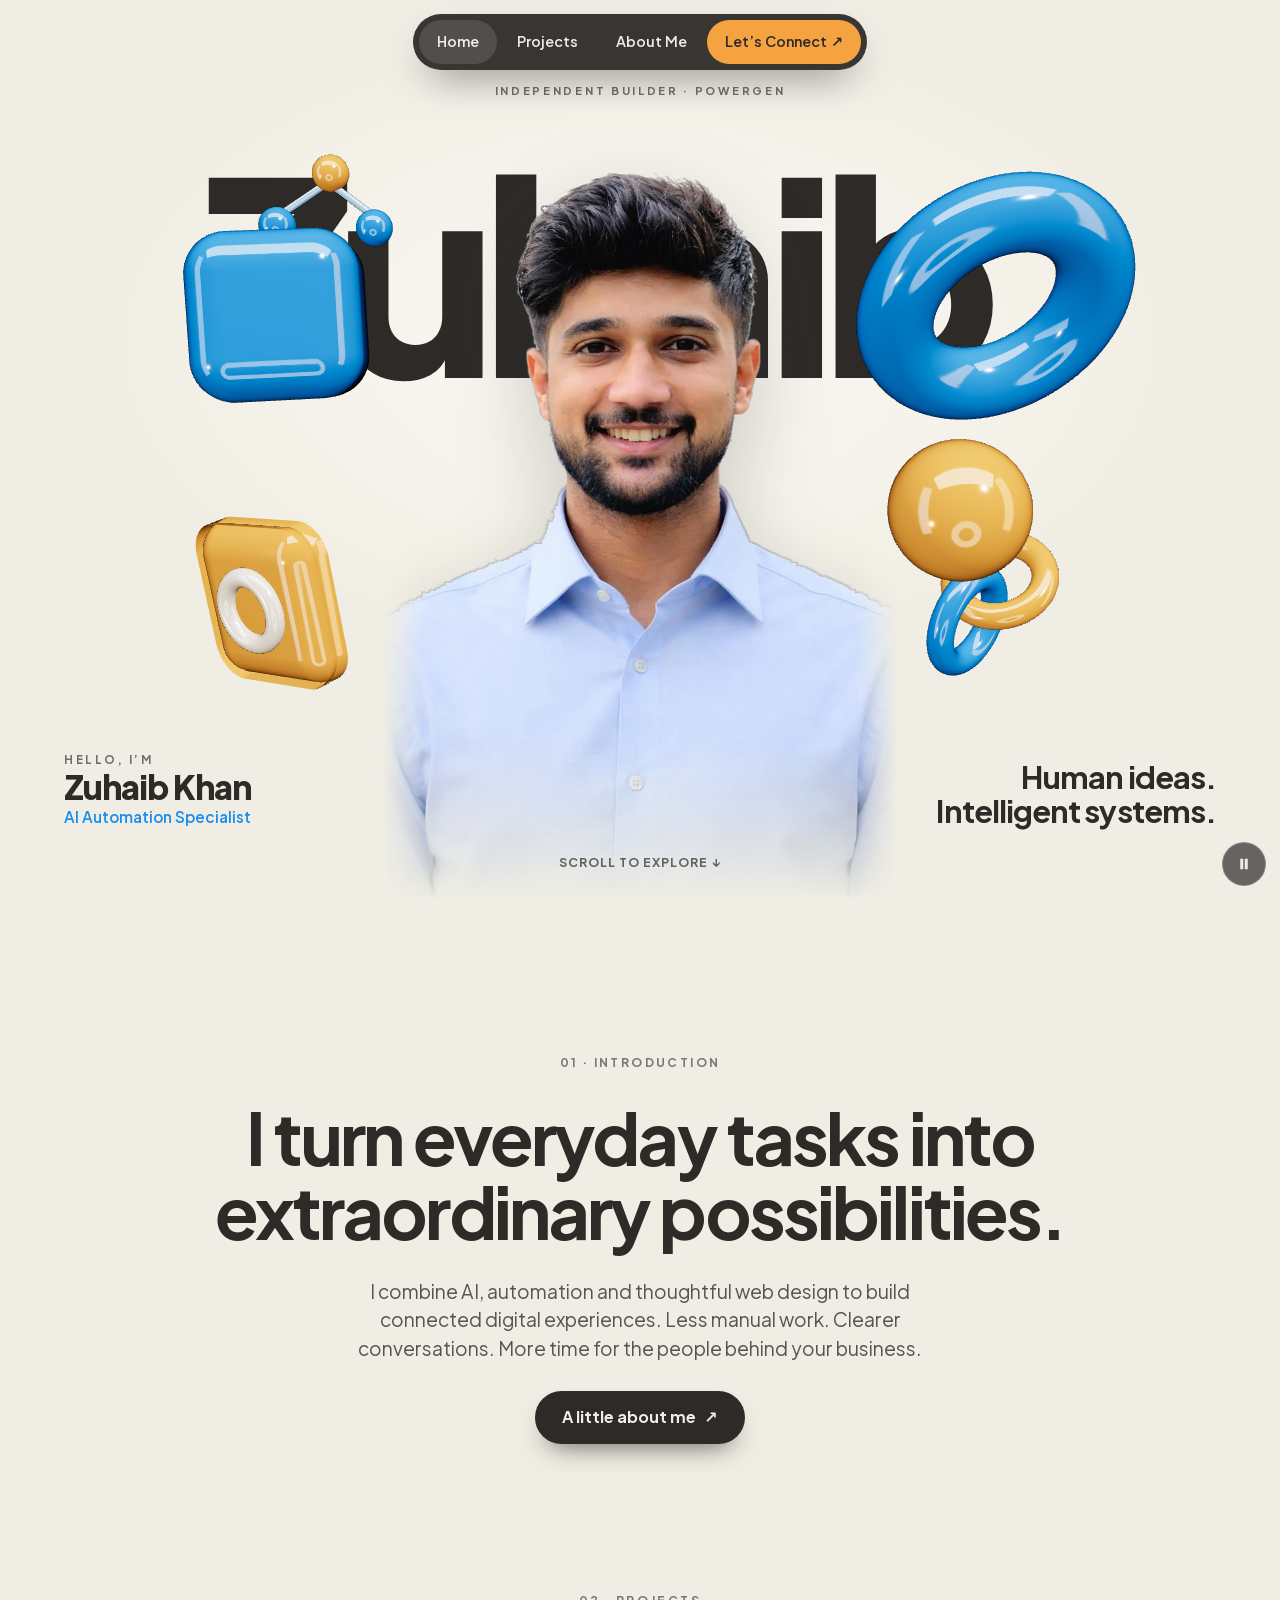
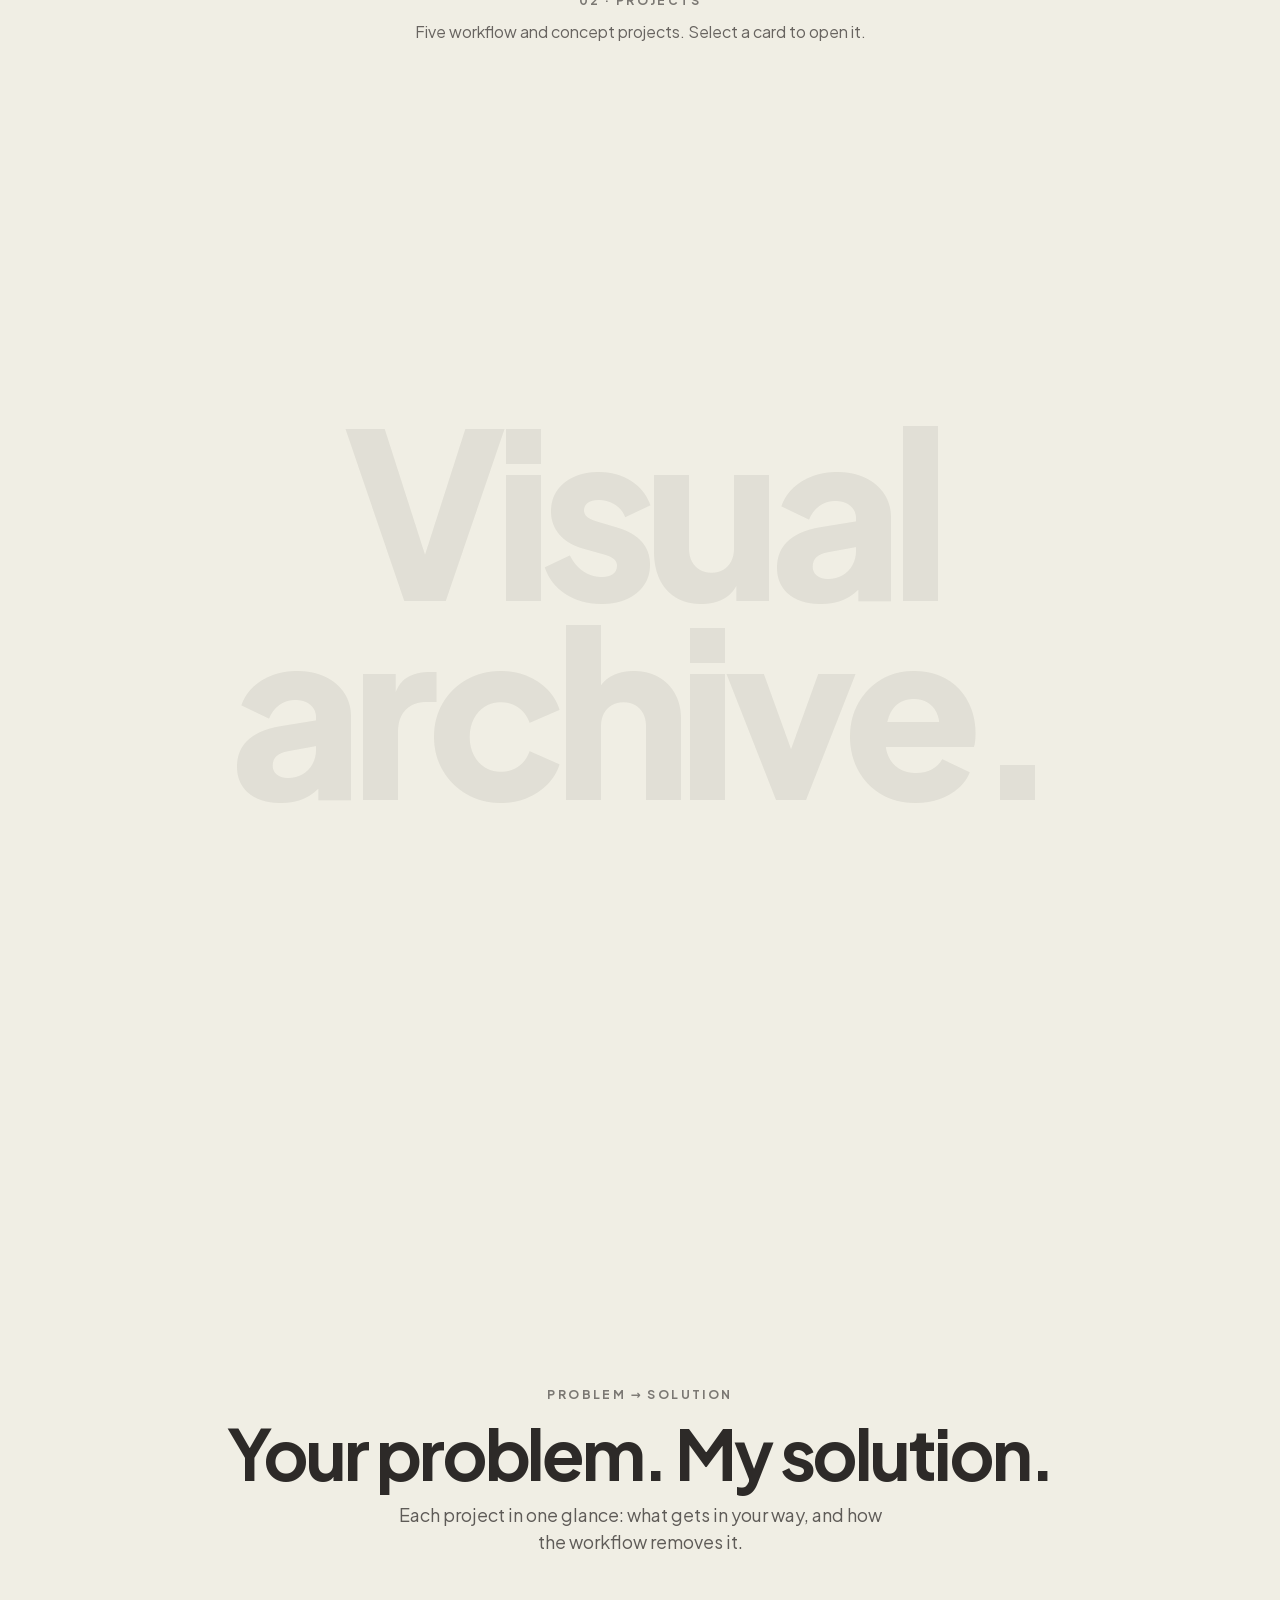
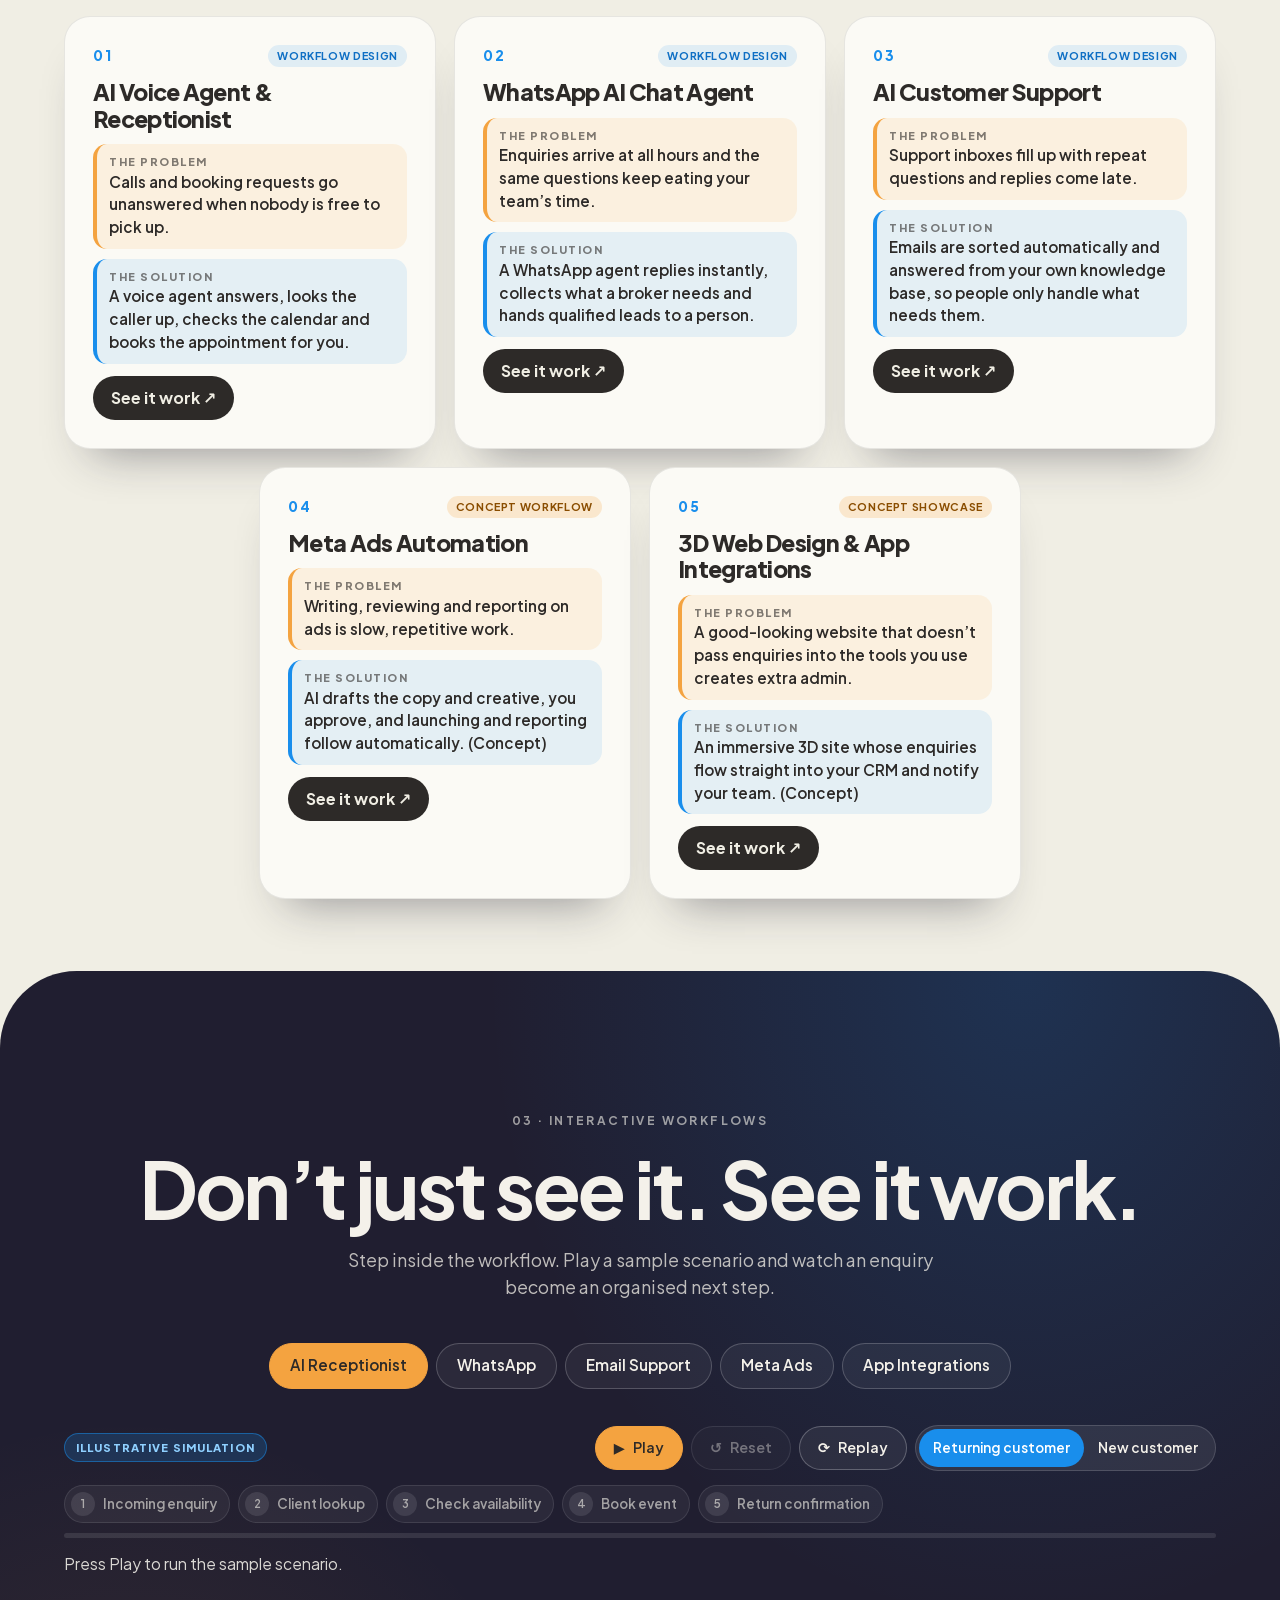
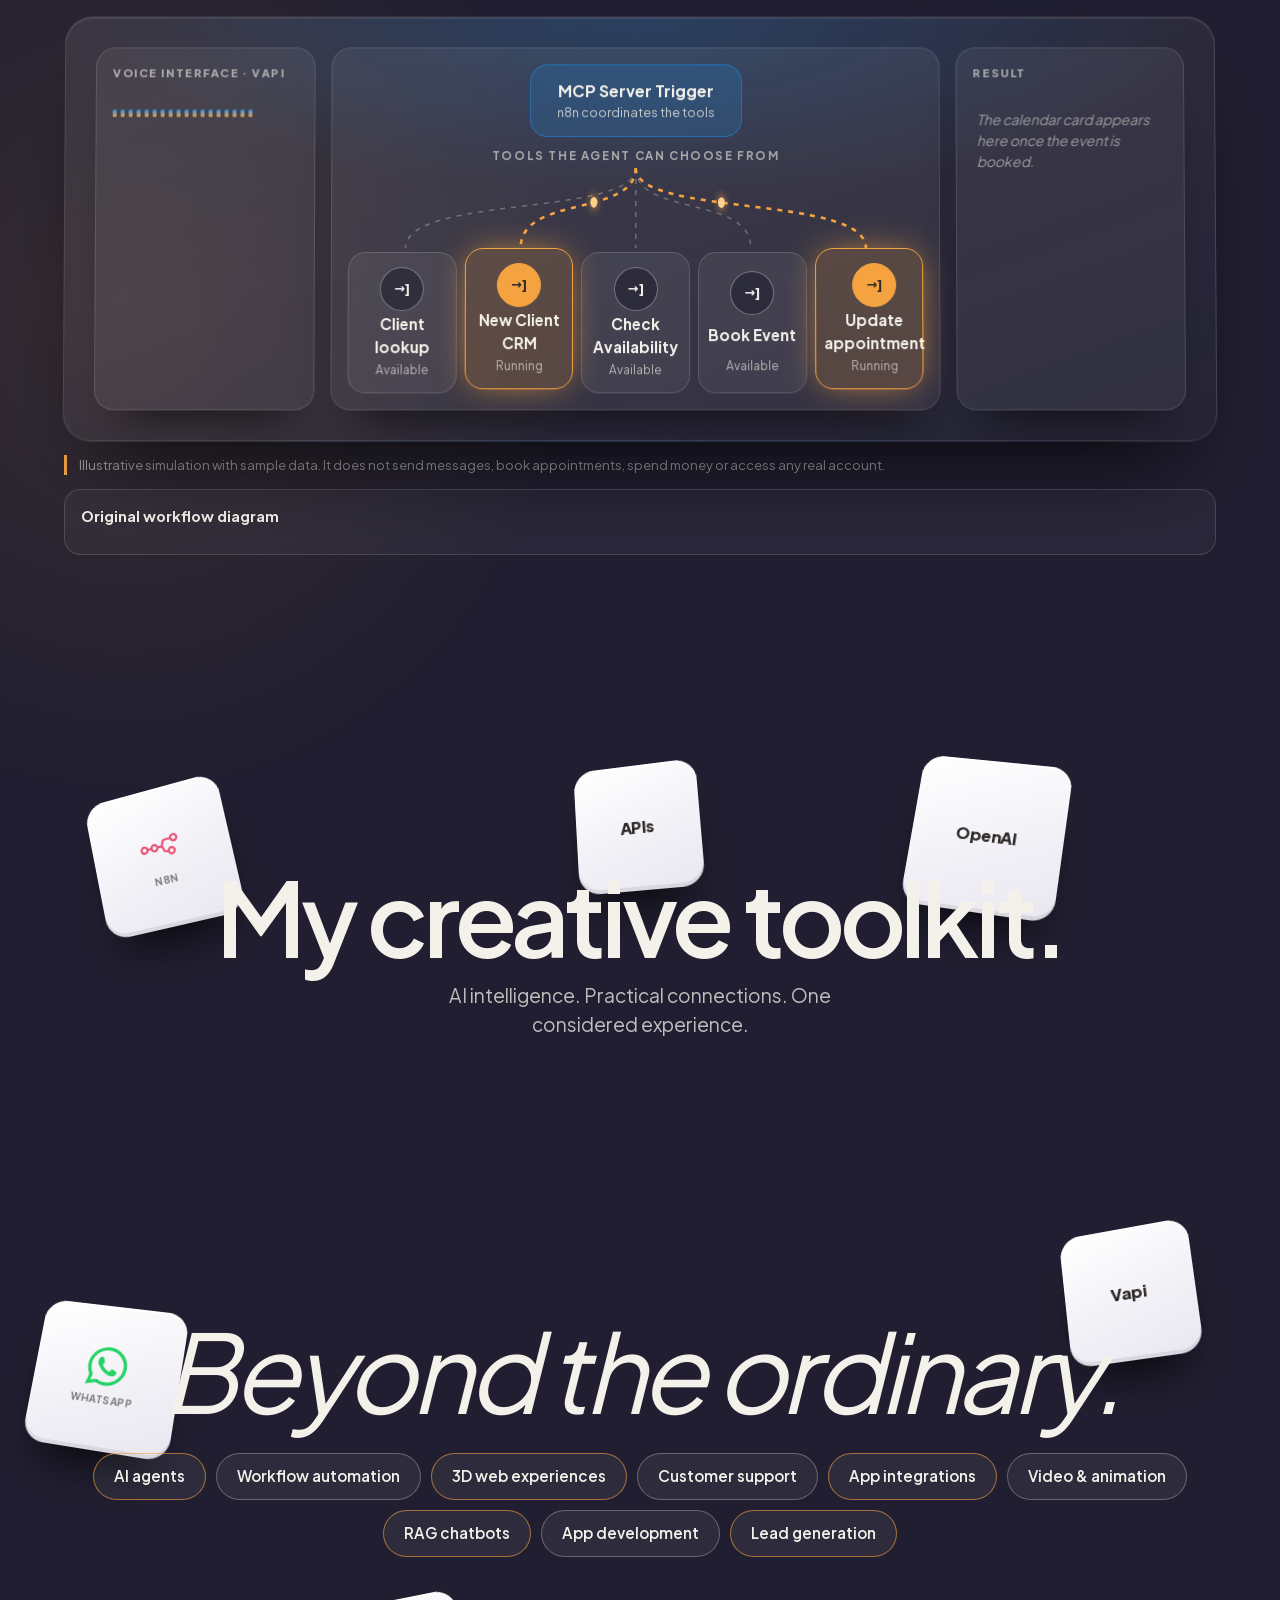
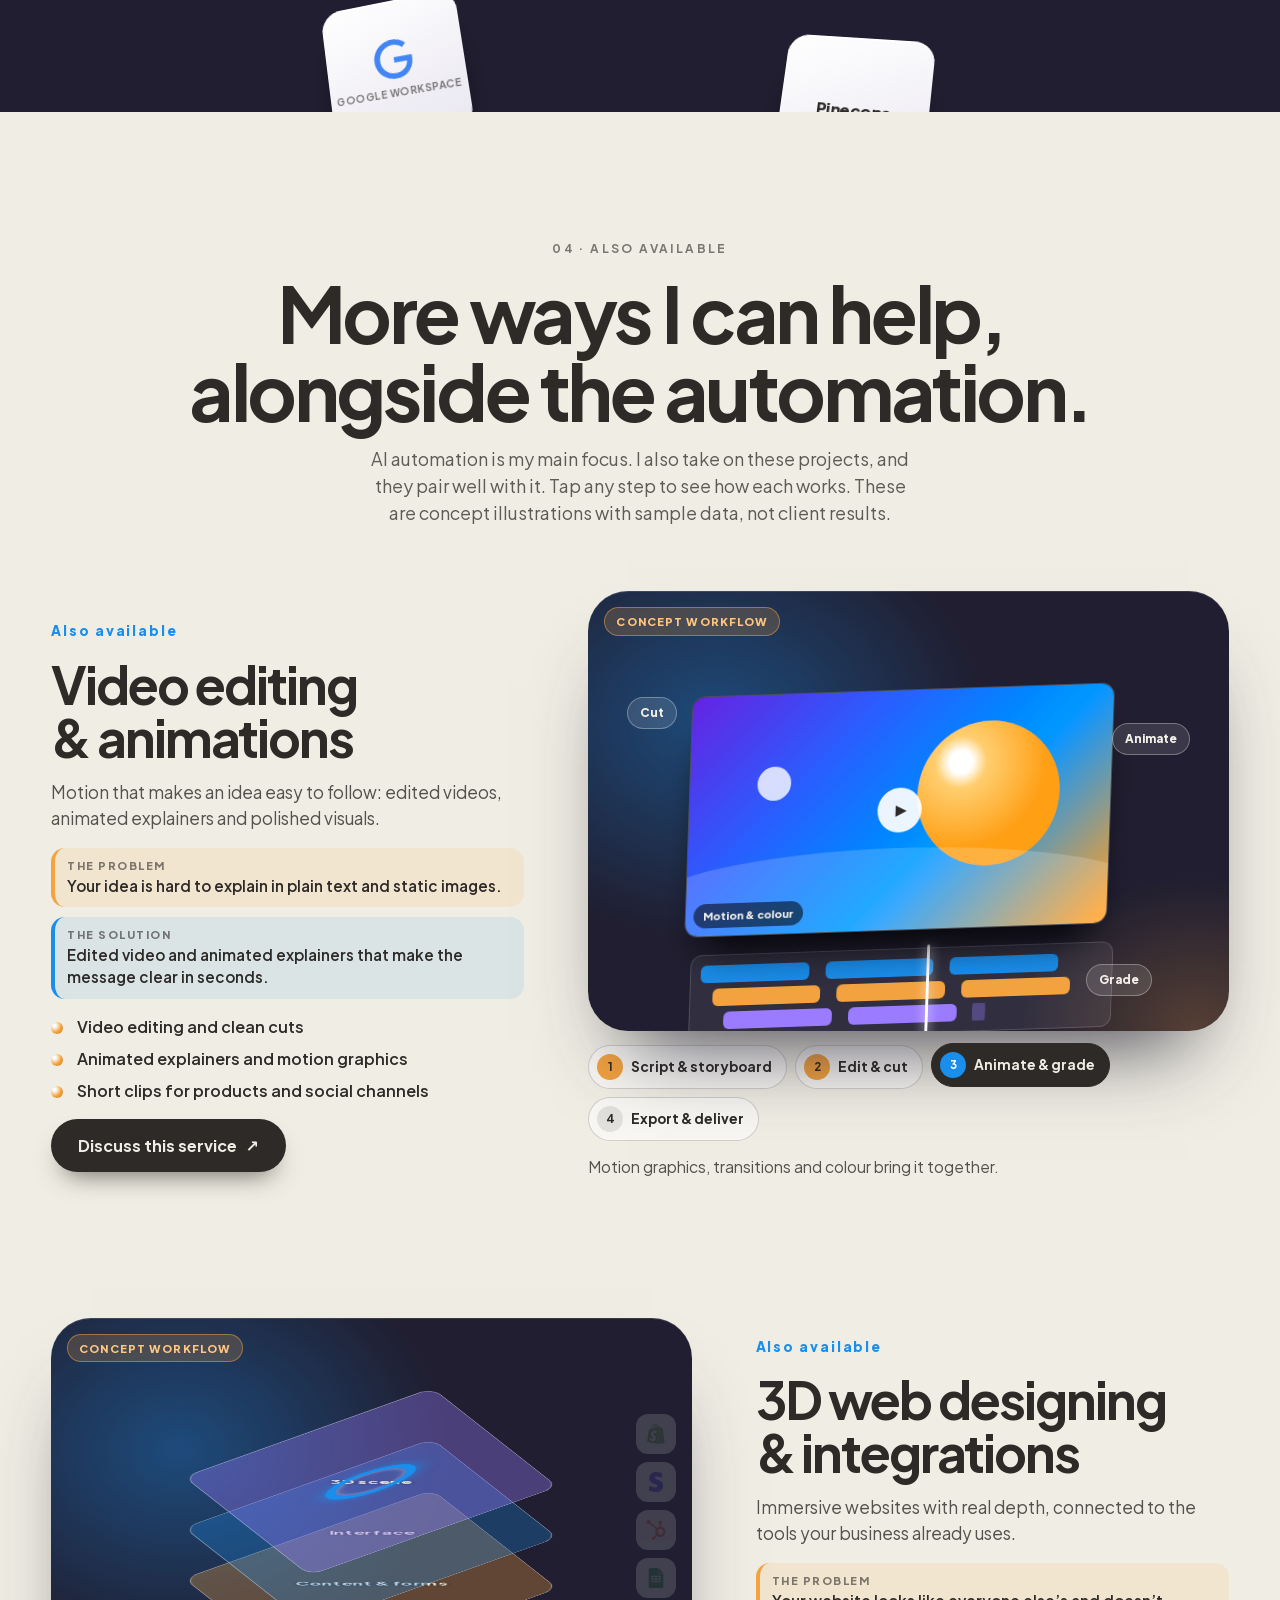
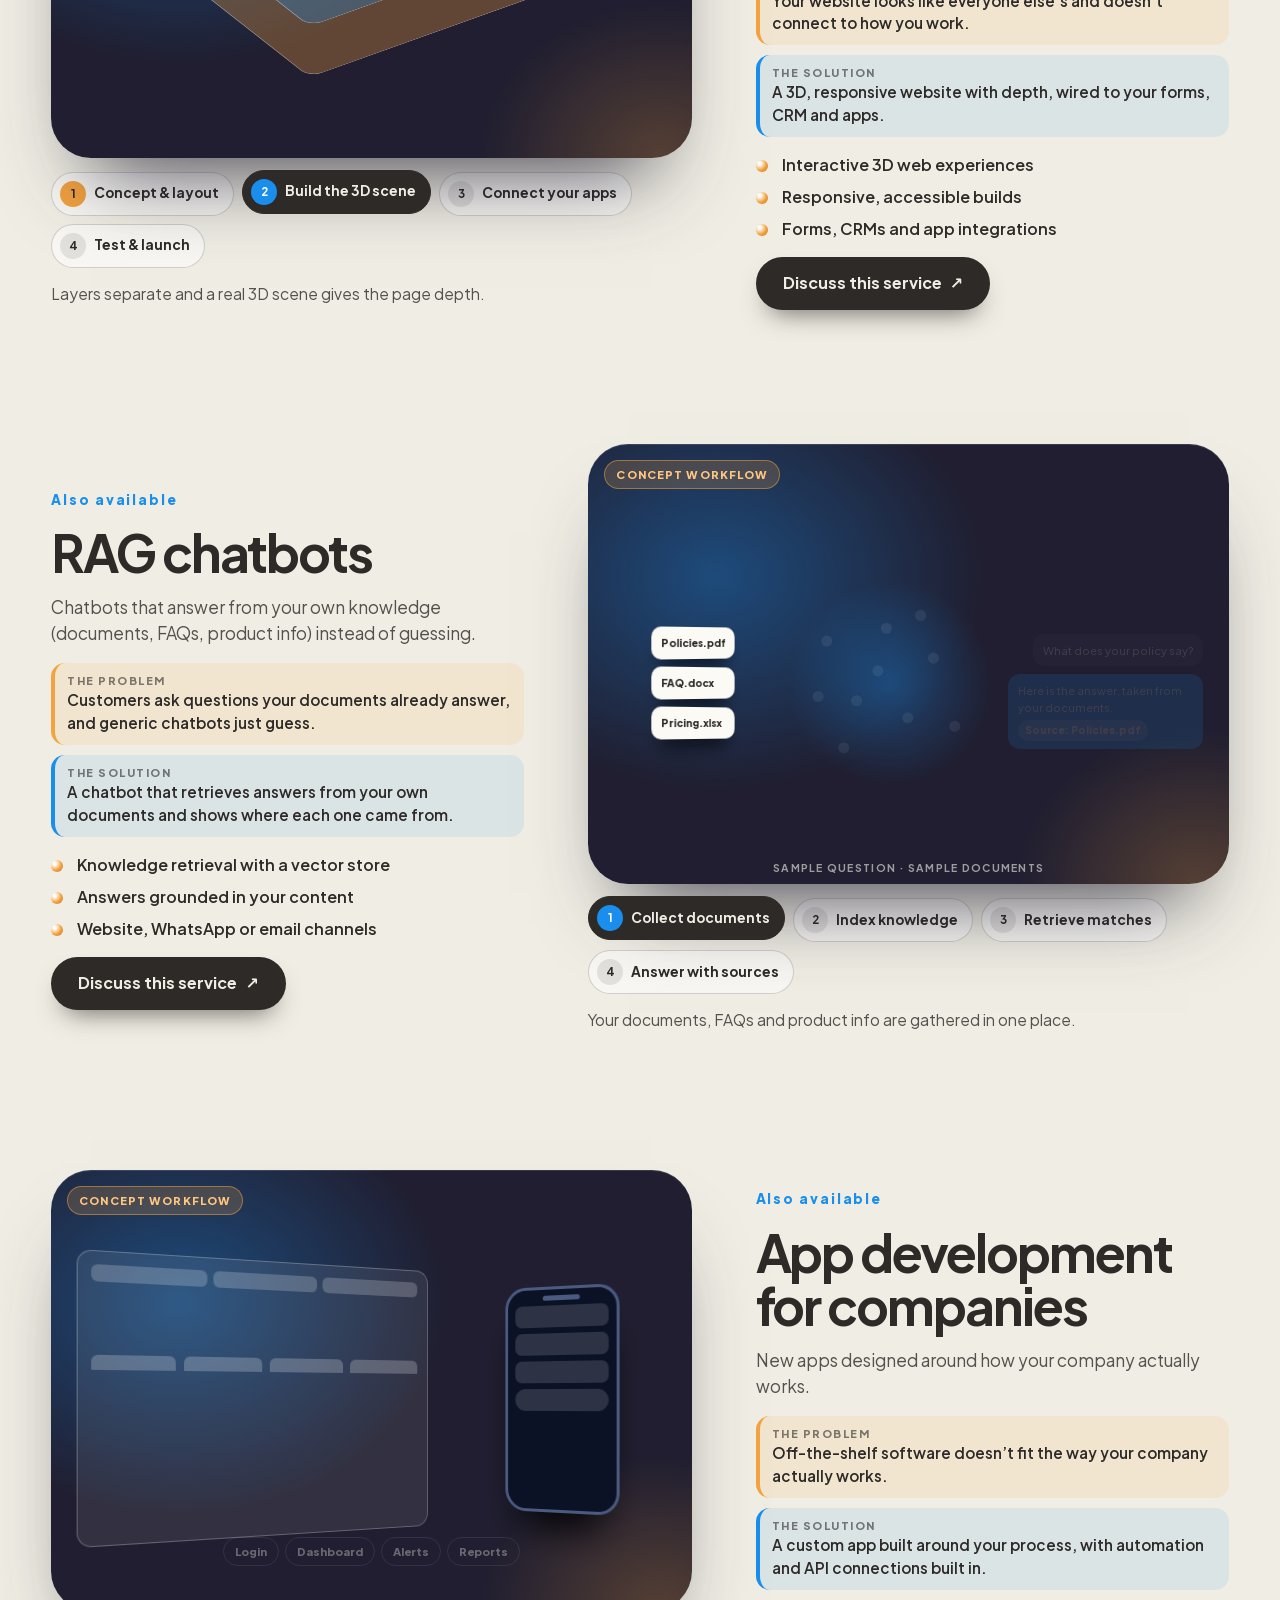
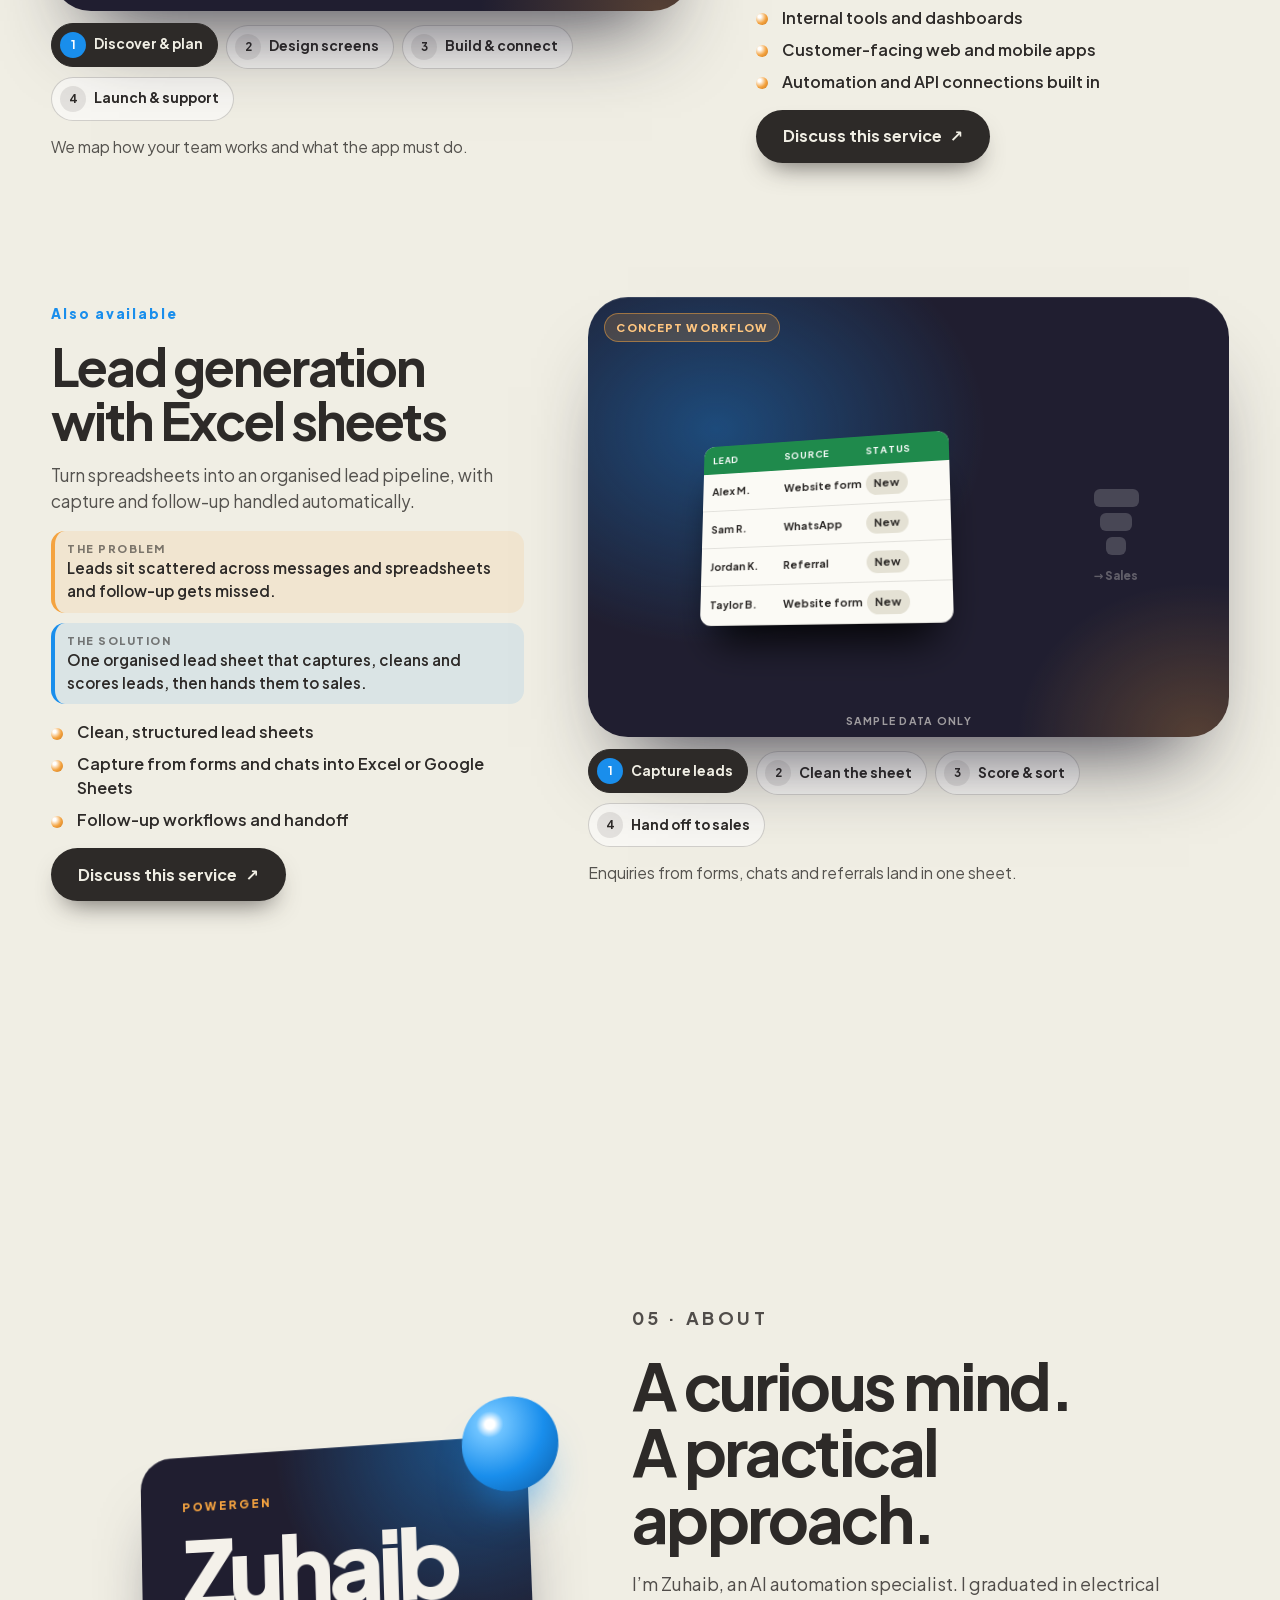
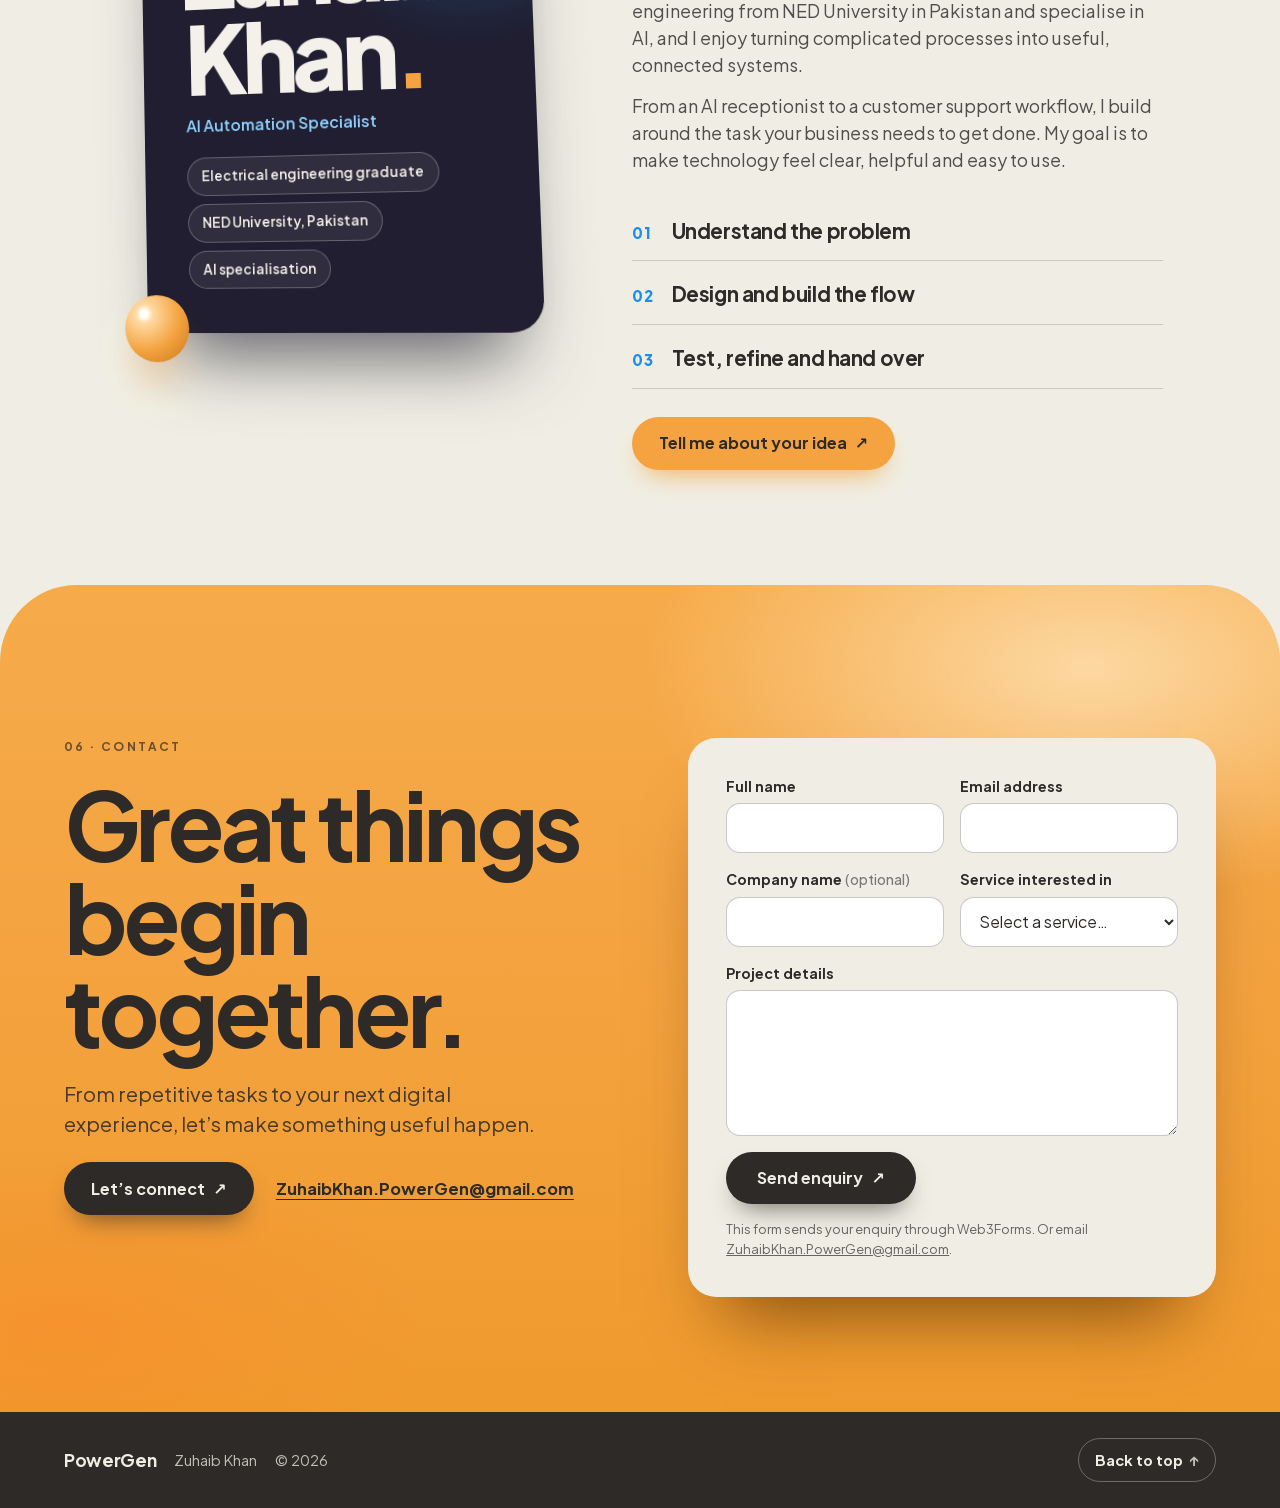
<file: index.html>
<!DOCTYPE html><html lang="en" class="Flf2Hq_variable" data-motion="on"><head><meta charSet="utf-8"/><meta name="viewport" content="width=device-width, initial-scale=1"/><link rel="preload" href="/_next/static/media/fba5a26ea33df6a3-s.p.18rizl4rsrl42.woff2" as="font" crossorigin="" type="font/woff2"/><link rel="preload" as="image" href="/assets/portrait-cutout.webp"/><link rel="stylesheet" href="/_next/static/chunks/055e3vegcb9sq.css" data-precedence="next"/><link rel="preload" as="script" fetchPriority="low" href="/_next/static/chunks/01ce6pg25fldo.js"/><script src="/_next/static/chunks/40iuhrwsjnl10.js" async=""></script><script src="/_next/static/chunks/209aaqjv6z8gh.js" async=""></script><script src="/_next/static/chunks/turbopack-3-ry682tkyiqk.js" async=""></script><script src="/_next/static/chunks/0umf92h1sb77c.js" async=""></script><script src="/_next/static/chunks/0jhhjdkzumdx0.js" async=""></script><script src="/_next/static/chunks/3el9t-n-9chmi.js" async=""></script><meta name="theme-color" content="#F0EEE4"/><title>Zuhaib Khan — AI Automation Specialist · PowerGen</title><meta name="description" content="Portfolio of Zuhaib Khan, an AI automation specialist at PowerGen: AI agents, workflow automation, customer support systems, WhatsApp and voice automation and 3D web experiences, plus RAG chatbots, app development, lead generation and video work."/><link rel="icon" href="/icon.svg?icon.2auuej4rrxvzz.svg" sizes="any" type="image/svg+xml"/><meta name="next-size-adjust" content=""/><script src="/_next/static/chunks/0cz1d0mv5g_q7.js" noModule=""></script></head><body><div hidden=""><!--$--><!--/$--></div><a href="#intro" class="skip">Skip to content</a><nav class="pill-nav" aria-label="Primary" data-anim="nav"><ul><li><a href="#home" aria-current="location">Home</a></li><li><a href="#projects">Projects</a></li><li><a href="#about">About Me</a></li><li><a href="#contact" class="pill-cta">Let’s Connect <span aria-hidden="true">↗</span></a></li></ul></nav><button type="button" class="motion-toggle" aria-pressed="false" aria-label="Pause decorative animation" title="Pause animation"><svg viewBox="0 0 24 24" width="18" height="18" aria-hidden="true"><path d="M7 5h4v14H7zM13 5h4v14h-4z" fill="currentColor"></path></svg></button><main><section id="home" class="hero" aria-labelledby="hero-title"><p class="hero-eyebrow">INDEPENDENT BUILDER · POWERGEN</p><div class="hero-stage"><h1 id="hero-title" class="hero-giant">Zuhaib.<span class="sr-only"> Khan, AI Automation Specialist</span></h1><div class="hero-portrait"><img alt="Portrait of Zuhaib Khan, smiling, wearing a light blue shirt" width="853" height="1280" decoding="async" data-nimg="1" style="color:transparent" src="/assets/portrait-cutout.webp"/></div><div class="scene3d hero-3d" data-ready="false" data-webgl="null"><div class="scene3d-fallback" aria-hidden="true"><i></i><i></i><i></i></div></div></div><div class="hero-copy"><div class="hero-id"><p class="hello">HELLO, I’M</p><p class="hero-name">Zuhaib Khan</p><p class="hero-role">AI Automation Specialist</p></div><p class="hero-tagline">Human ideas.<br/>Intelligent systems.</p></div><a href="#intro" class="hero-scroll">Scroll to explore <span aria-hidden="true">↓</span></a></section><section id="intro" class="intro" aria-labelledby="intro-title"><p class="reveal  eyebrow">01 · Introduction</p><h2 class="reveal  intro-title"><span id="intro-title">I turn everyday tasks into extraordinary possibilities.</span></h2><p class="reveal  intro-copy" style="transition-delay:100ms">I combine AI, automation and thoughtful web design to build connected digital experiences. Less manual work. Clearer conversations. More time for the people behind your business.</p><div class="reveal  " style="transition-delay:180ms"><a href="#about" class="btn btn-dark">A little about me <span aria-hidden="true">↗</span></a></div></section><section id="projects" class="gallery" aria-labelledby="projects-title"><div class="gallery-head"><p class="eyebrow">02 · Projects</p><h2 id="projects-title" class="sr-only">Visual archive</h2><p class="gallery-sub">Five workflow and concept projects. Select a card to open it.</p></div><div class="garena"><p class="archive-bg" aria-hidden="true">Visual<br/>archive.</p><div class="folder-wrap"><div class="scene3d folder-3d" data-ready="false" data-webgl="null"><div class="scene3d-fallback" aria-hidden="true"><i></i><i></i><i></i></div></div></div><ul class="gfield" aria-label="Projects"><li class="gcard gcard-0"><div class="gcard-move"><div class="gcard-float"><button type="button" class="gcard-btn" aria-haspopup="dialog" aria-label="Open project 01: AI Voice Agent &amp; Receptionist (Workflow design)"><span class="gcard-media"><img alt="" loading="lazy" width="1600" height="900" decoding="async" data-nimg="1" style="color:transparent" src="/assets/voice-agent.webp"/></span><span class="gcard-cap"><span class="gcard-n">01</span><span class="gcard-title">AI Voice Agent &amp; Receptionist</span><span class="gcard-tag ">Workflow design</span></span></button></div></div></li><li class="gcard gcard-1"><div class="gcard-move"><div class="gcard-float"><button type="button" class="gcard-btn" aria-haspopup="dialog" aria-label="Open project 02: WhatsApp AI Chat Agent (Workflow design)"><span class="gcard-media"><img alt="" loading="lazy" width="1600" height="640" decoding="async" data-nimg="1" style="color:transparent" src="/assets/whatsapp-agent.webp"/></span><span class="gcard-cap"><span class="gcard-n">02</span><span class="gcard-title">WhatsApp AI Chat Agent</span><span class="gcard-tag ">Workflow design</span></span></button></div></div></li><li class="gcard gcard-2"><div class="gcard-move"><div class="gcard-float"><button type="button" class="gcard-btn" aria-haspopup="dialog" aria-label="Open project 03: AI Customer Support (Workflow design)"><span class="gcard-media"><img alt="" loading="lazy" width="1600" height="900" decoding="async" data-nimg="1" style="color:transparent" src="/assets/customer-support.webp"/></span><span class="gcard-cap"><span class="gcard-n">03</span><span class="gcard-title">AI Customer Support</span><span class="gcard-tag ">Workflow design</span></span></button></div></div></li><li class="gcard gcard-3"><div class="gcard-move"><div class="gcard-float"><button type="button" class="gcard-btn" aria-haspopup="dialog" aria-label="Open project 04: Meta Ads Automation (Concept workflow)"><span class="gcard-media"><img alt="" loading="lazy" width="1536" height="1024" decoding="async" data-nimg="1" style="color:transparent" src="/assets/meta-ads.webp"/></span><span class="gcard-cap"><span class="gcard-n">04</span><span class="gcard-title">Meta Ads Automation</span><span class="gcard-tag is-concept">Concept workflow</span></span></button></div></div></li><li class="gcard gcard-4"><div class="gcard-move"><div class="gcard-float"><button type="button" class="gcard-btn" aria-haspopup="dialog" aria-label="Open project 05: 3D Web Design &amp; App Integrations (Concept showcase)"><span class="gcard-media"><img alt="" loading="lazy" width="1536" height="1024" decoding="async" data-nimg="1" style="color:transparent" src="/assets/web-design.webp"/></span><span class="gcard-cap"><span class="gcard-n">05</span><span class="gcard-title">3D Web Design &amp; App Integrations</span><span class="gcard-tag is-concept">Concept showcase</span></span></button></div></div></li></ul></div><dialog class="pdialog" aria-labelledby="pdialog-title"></dialog></section><section id="solutions" class="solutions" aria-labelledby="solutions-title"><div class="solutions-head"><p class="reveal  eyebrow">Problem → solution</p><h2 class="reveal  solutions-title"><span id="solutions-title">Your problem. My solution.</span></h2><p class="reveal  solutions-sub" style="transition-delay:80ms">Each project in one glance: what gets in your way, and how the workflow removes it.</p></div><ul class="solutions-grid"><li class="reveal  sol"><p class="sol-top"><span class="sol-n">01</span><span class="gcard-tag ">Workflow design</span></p><h3>AI Voice Agent &amp; Receptionist</h3><dl><div><dt>The problem</dt><dd>Calls and booking requests go unanswered when nobody is free to pick up.</dd></div><div><dt>The solution</dt><dd>A voice agent answers, looks the caller up, checks the calendar and books the appointment for you.</dd></div></dl><button type="button" class="sol-link">See it work <span aria-hidden="true">↗</span></button></li><li class="reveal  sol" style="transition-delay:70ms"><p class="sol-top"><span class="sol-n">02</span><span class="gcard-tag ">Workflow design</span></p><h3>WhatsApp AI Chat Agent</h3><dl><div><dt>The problem</dt><dd>Enquiries arrive at all hours and the same questions keep eating your team’s time.</dd></div><div><dt>The solution</dt><dd>A WhatsApp agent replies instantly, collects what a broker needs and hands qualified leads to a person.</dd></div></dl><button type="button" class="sol-link">See it work <span aria-hidden="true">↗</span></button></li><li class="reveal  sol" style="transition-delay:140ms"><p class="sol-top"><span class="sol-n">03</span><span class="gcard-tag ">Workflow design</span></p><h3>AI Customer Support</h3><dl><div><dt>The problem</dt><dd>Support inboxes fill up with repeat questions and replies come late.</dd></div><div><dt>The solution</dt><dd>Emails are sorted automatically and answered from your own knowledge base, so people only handle what needs them.</dd></div></dl><button type="button" class="sol-link">See it work <span aria-hidden="true">↗</span></button></li><li class="reveal  sol" style="transition-delay:210ms"><p class="sol-top"><span class="sol-n">04</span><span class="gcard-tag is-concept">Concept workflow</span></p><h3>Meta Ads Automation</h3><dl><div><dt>The problem</dt><dd>Writing, reviewing and reporting on ads is slow, repetitive work.</dd></div><div><dt>The solution</dt><dd>AI drafts the copy and creative, you approve, and launching and reporting follow automatically. (Concept)</dd></div></dl><button type="button" class="sol-link">See it work <span aria-hidden="true">↗</span></button></li><li class="reveal  sol" style="transition-delay:280ms"><p class="sol-top"><span class="sol-n">05</span><span class="gcard-tag is-concept">Concept showcase</span></p><h3>3D Web Design &amp; App Integrations</h3><dl><div><dt>The problem</dt><dd>A good-looking website that doesn’t pass enquiries into the tools you use creates extra admin.</dd></div><div><dt>The solution</dt><dd>An immersive 3D site whose enquiries flow straight into your CRM and notify your team. (Concept)</dd></div></dl><button type="button" class="sol-link">See it work <span aria-hidden="true">↗</span></button></li></ul></section><section class="dark" aria-label="Workflow demonstrations and toolkit"><div id="demos" class="demos" aria-labelledby="demos-title"><p class="reveal  eyebrow eyebrow-light">03 · Interactive workflows</p><h2 class="reveal  demos-title"><span id="demos-title">Don’t just see it. See it work.</span></h2><p class="reveal  demos-sub" style="transition-delay:80ms">Step inside the workflow. Play a sample scenario and watch an enquiry become an organised next step.</p><div class="tabs" role="tablist" aria-label="Workflow demonstrations"><button role="tab" id="tab-receptionist" aria-selected="true" aria-controls="panel-receptionist" tabindex="0" type="button">AI Receptionist</button><button role="tab" id="tab-whatsapp" aria-selected="false" aria-controls="panel-whatsapp" tabindex="-1" type="button">WhatsApp</button><button role="tab" id="tab-email" aria-selected="false" aria-controls="panel-email" tabindex="-1" type="button">Email Support</button><button role="tab" id="tab-meta" aria-selected="false" aria-controls="panel-meta" tabindex="-1" type="button">Meta Ads</button><button role="tab" id="tab-integrations" aria-selected="false" aria-controls="panel-integrations" tabindex="-1" type="button">App Integrations</button></div><div role="tabpanel" id="panel-receptionist" aria-labelledby="tab-receptionist" class="tabpanel" tabindex="-1"><div class="demo demo-reception"><div class="demo-top"><div class="demo-badges"><span class="badge badge-sim">Illustrative simulation</span></div><div class="demo-controls" role="group" aria-label="AI Receptionist demo controls"><button type="button" class="ctl ctl-primary"><span aria-hidden="true">▶</span> <!-- -->Play</button><button type="button" class="ctl" disabled=""><span aria-hidden="true">↺</span> Reset</button><button type="button" class="ctl"><span aria-hidden="true">⟳</span> Replay</button><div class="seg" role="radiogroup" aria-label="Scenario"><button type="button" role="radio" aria-checked="true">Returning customer</button><button type="button" role="radio" aria-checked="false">New customer</button></div></div></div><div class="demo-progress" role="progressbar" aria-label="AI Receptionist demo progress" aria-valuemin="0" aria-valuemax="5" aria-valuenow="0" aria-valuetext="Not started, 5 steps"><ol class="steps"><li class=""><span class="steps-n" aria-hidden="true">1</span><span class="steps-t">Incoming enquiry</span></li><li class=""><span class="steps-n" aria-hidden="true">2</span><span class="steps-t">Client lookup</span></li><li class=""><span class="steps-n" aria-hidden="true">3</span><span class="steps-t">Check availability</span></li><li class=""><span class="steps-n" aria-hidden="true">4</span><span class="steps-t">Book event</span></li><li class=""><span class="steps-n" aria-hidden="true">5</span><span class="steps-t">Return confirmation</span></li></ol><div class="steps-bar" aria-hidden="true"><i style="width:0%"></i></div></div><p class="demo-caption" aria-live="polite">Press Play to run the sample scenario.</p><div class="stage"><div class="stage-inner"><div class="grid-reception"><div class="panel panel-in"><p class="panel-label">Voice interface · Vapi</p><div class="wave " aria-hidden="true"><i style="animation-delay:0ms"></i><i style="animation-delay:70ms"></i><i style="animation-delay:140ms"></i><i style="animation-delay:210ms"></i><i style="animation-delay:280ms"></i><i style="animation-delay:350ms"></i><i style="animation-delay:420ms"></i><i style="animation-delay:490ms"></i><i style="animation-delay:560ms"></i><i style="animation-delay:630ms"></i><i style="animation-delay:700ms"></i><i style="animation-delay:770ms"></i><i style="animation-delay:840ms"></i><i style="animation-delay:910ms"></i><i style="animation-delay:980ms"></i><i style="animation-delay:1050ms"></i><i style="animation-delay:1120ms"></i><i style="animation-delay:1190ms"></i></div><p class="bubble bubble-in" data-show="false"><span class="who">Caller · sample</span>“Can I book a consultation on Tuesday afternoon?”</p><p class="bubble bubble-out" data-show="false"><span class="who">AI receptionist · sample</span>“You’re all set for Tuesday at 3:00 PM.”</p></div><div class="panel panel-proc"><div class="hub"><div class="hub-trigger "><b>MCP Server Trigger</b><small>n8n coordinates the tools</small></div><p class="hub-label">Tools the agent can choose from</p><svg class="hub-lines" viewBox="0 0 1000 90" preserveAspectRatio="none" aria-hidden="true"><g><path d="M500 0 C500 55 100 30 100 90" class="hl hl-idle" vector-effect="non-scaling-stroke"></path></g><g><path d="M500 0 C500 55 300 30 300 90" class="hl hl-active" vector-effect="non-scaling-stroke"></path><circle r="6" class="hl-dot"><animateMotion dur="1.1s" repeatCount="indefinite" path="M500 0 C500 55 300 30 300 90"></animateMotion></circle></g><g><path d="M500 0 C500 55 500 30 500 90" class="hl hl-idle" vector-effect="non-scaling-stroke"></path></g><g><path d="M500 0 C500 55 700 30 700 90" class="hl hl-idle" vector-effect="non-scaling-stroke"></path></g><g><path d="M500 0 C500 55 900 30 900 90" class="hl hl-active" vector-effect="non-scaling-stroke"></path><circle r="6" class="hl-dot"><animateMotion dur="1.1s" repeatCount="indefinite" path="M500 0 C500 55 900 30 900 90"></animateMotion></circle></g></svg><ul class="hub-tools"><li class="tool tool-idle"><span class="tool-ico" aria-hidden="true">→]</span><span class="tool-name">Client lookup</span><span class="tool-state">Available</span></li><li class="tool tool-active"><span class="tool-ico" aria-hidden="true">→]</span><span class="tool-name">New Client CRM</span><span class="tool-state">Running</span></li><li class="tool tool-idle"><span class="tool-ico" aria-hidden="true">→]</span><span class="tool-name">Check Availability</span><span class="tool-state">Available</span></li><li class="tool tool-idle"><span class="tool-ico" aria-hidden="true">→]</span><span class="tool-name">Book Event</span><span class="tool-state">Available</span></li><li class="tool tool-active"><span class="tool-ico" aria-hidden="true">→]</span><span class="tool-name">Update appointment</span><span class="tool-state">Running</span></li></ul></div></div><div class="panel panel-out"><p class="panel-label">Result</p><p class="placeholder">The calendar card appears here once the event is booked.</p></div></div></div></div><p class="demo-disclaimer">Illustrative simulation with sample data. It does not send messages, book appointments, spend money or access any real account.</p><details class="demo-original"><summary>Original workflow diagram</summary><img alt="Original workflow diagram: MCP Server Trigger connected to Client lookup, New Client CRM, Check Availability, Book Event and Update appointment." loading="lazy" width="1600" height="900" decoding="async" data-nimg="1" style="color:transparent" src="/assets/voice-agent.webp"/><p>The MCP Server Trigger exposes five tools. They are options the agent can choose from, not a fixed sequence. Vapi is shown in the demo as the voice interface and is not a node in this diagram.</p></details></div></div></div><div id="toolkit" class="toolkit" aria-labelledby="toolkit-title"><ul class="tiles" aria-label="Tools I work with"><li class="ttile" style="left:6%;top:8%;--r:-12deg;--s:1;--d:0s"><div class="ttile-move"><div class="ttile-card"><svg viewBox="0 0 24 24" width="40" height="40" aria-hidden="true" focusable="false"><path d="M21.4737 5.6842c-1.1772 0-2.1663.8051-2.4468 1.8947h-2.8955c-1.235 0-2.289.893-2.492 2.111l-.1038.623a1.263 1.263 0 0 1-1.246 1.0555H11.289c-.2805-1.0896-1.2696-1.8947-2.4468-1.8947s-2.1663.8051-2.4467 1.8947H4.973c-.2805-1.0896-1.2696-1.8947-2.4468-1.8947C1.1311 9.4737 0 10.6047 0 12s1.131 2.5263 2.5263 2.5263c1.1772 0 2.1663-.8051 2.4468-1.8947h1.4223c.2804 1.0896 1.2696 1.8947 2.4467 1.8947 1.1772 0 2.1663-.8051 2.4468-1.8947h1.0008a1.263 1.263 0 0 1 1.2459 1.0555l.1038.623c.203 1.218 1.257 2.111 2.492 2.111h.3692c.2804 1.0895 1.2696 1.8947 2.4468 1.8947 1.3952 0 2.5263-1.131 2.5263-2.5263s-1.131-2.5263-2.5263-2.5263c-1.1772 0-2.1664.805-2.4468 1.8947h-.3692a1.263 1.263 0 0 1-1.246-1.0555l-.1037-.623A2.52 2.52 0 0 0 13.9607 12a2.52 2.52 0 0 0 .821-1.4794l.1038-.623a1.263 1.263 0 0 1 1.2459-1.0555h2.8955c.2805 1.0896 1.2696 1.8947 2.4468 1.8947 1.3952 0 2.5263-1.131 2.5263-2.5263s-1.131-2.5263-2.5263-2.5263m0 1.2632a1.263 1.263 0 0 1 1.2631 1.2631 1.263 1.263 0 0 1-1.2631 1.2632 1.263 1.263 0 0 1-1.2632-1.2632 1.263 1.263 0 0 1 1.2632-1.2631M2.5263 10.7368A1.263 1.263 0 0 1 3.7895 12a1.263 1.263 0 0 1-1.2632 1.2632A1.263 1.263 0 0 1 1.2632 12a1.263 1.263 0 0 1 1.2631-1.2632m6.3158 0A1.263 1.263 0 0 1 10.1053 12a1.263 1.263 0 0 1-1.2632 1.2632A1.263 1.263 0 0 1 7.579 12a1.263 1.263 0 0 1 1.2632-1.2632m10.1053 3.7895a1.263 1.263 0 0 1 1.2631 1.2632 1.263 1.263 0 0 1-1.2631 1.2631 1.263 1.263 0 0 1-1.2632-1.2631 1.263 1.263 0 0 1 1.2632-1.2632" fill="#EA4B71"></path></svg><span class="ttile-name">n8n</span></div></div></li><li class="ttile" style="left:72%;top:4%;--r:9deg;--s:1.1;--d:-0.9s"><div class="ttile-move"><div class="ttile-card"><span class="wordmark">OpenAI</span><span class="ttile-name">OpenAI</span></div></div></li><li class="ttile" style="left:82%;top:46%;--r:-7deg;--s:0.95;--d:-1.8s"><div class="ttile-move"><div class="ttile-card"><span class="wordmark">Vapi</span><span class="ttile-name">Vapi</span></div></div></li><li class="ttile" style="left:4%;top:52%;--r:10deg;--s:1.05;--d:-2.7s"><div class="ttile-move"><div class="ttile-card"><svg viewBox="0 0 24 24" width="40" height="40" aria-hidden="true" focusable="false"><path d="M17.472 14.382c-.297-.149-1.758-.867-2.03-.967-.273-.099-.471-.148-.67.15-.197.297-.767.966-.94 1.164-.173.199-.347.223-.644.075-.297-.15-1.255-.463-2.39-1.475-.883-.788-1.48-1.761-1.653-2.059-.173-.297-.018-.458.13-.606.134-.133.298-.347.446-.52.149-.174.198-.298.298-.497.099-.198.05-.371-.025-.52-.075-.149-.669-1.612-.916-2.207-.242-.579-.487-.5-.669-.51-.173-.008-.371-.01-.57-.01-.198 0-.52.074-.792.372-.272.297-1.04 1.016-1.04 2.479 0 1.462 1.065 2.875 1.213 3.074.149.198 2.096 3.2 5.077 4.487.709.306 1.262.489 1.694.625.712.227 1.36.195 1.871.118.571-.085 1.758-.719 2.006-1.413.248-.694.248-1.289.173-1.413-.074-.124-.272-.198-.57-.347m-5.421 7.403h-.004a9.87 9.87 0 01-5.031-1.378l-.361-.214-3.741.982.998-3.648-.235-.374a9.86 9.86 0 01-1.51-5.26c.001-5.45 4.436-9.884 9.888-9.884 2.64 0 5.122 1.03 6.988 2.898a9.825 9.825 0 012.893 6.994c-.003 5.45-4.437 9.884-9.885 9.884m8.413-18.297A11.815 11.815 0 0012.05 0C5.495 0 .16 5.335.157 11.892c0 2.096.547 4.142 1.588 5.945L.057 24l6.305-1.654a11.882 11.882 0 005.683 1.448h.005c6.554 0 11.89-5.335 11.893-11.893a11.821 11.821 0 00-3.48-8.413Z" fill="#25D366"></path></svg><span class="ttile-name">WhatsApp</span></div></div></li><li class="ttile" style="left:24%;top:78%;--r:-8deg;--s:1;--d:-3.6s"><div class="ttile-move"><div class="ttile-card"><svg viewBox="0 0 24 24" width="40" height="40" aria-hidden="true" focusable="false"><path d="M12.48 10.92v3.28h7.84c-.24 1.84-.853 3.187-1.787 4.133-1.147 1.147-2.933 2.4-6.053 2.4-4.827 0-8.6-3.893-8.6-8.72s3.773-8.72 8.6-8.72c2.6 0 4.507 1.027 5.907 2.347l2.307-2.307C18.747 1.44 16.133 0 12.48 0 5.867 0 .307 5.387.307 12s5.56 12 12.173 12c3.573 0 6.267-1.173 8.373-3.36 2.16-2.16 2.84-5.213 2.84-7.667 0-.76-.053-1.467-.173-2.053H12.48z" fill="#4285F4"></path></svg><span class="ttile-name">Google Workspace</span></div></div></li><li class="ttile" style="left:62%;top:80%;--r:7deg;--s:1.08;--d:-4.5s"><div class="ttile-move"><div class="ttile-card"><span class="wordmark">Pinecone</span><span class="ttile-name">Pinecone</span></div></div></li><li class="ttile" style="left:44%;top:-2%;--r:-4deg;--s:0.9;--d:-5.4s"><div class="ttile-move"><div class="ttile-card"><span class="wordmark">APIs</span><span class="ttile-name">APIs</span></div></div></li></ul><div class="toolkit-head"><h2 class="reveal  toolkit-title"><span id="toolkit-title">My creative toolkit.</span></h2><p class="reveal  toolkit-sub" style="transition-delay:80ms">AI intelligence. Practical connections. One considered experience.</p></div><div class="beyond"><h3 class="reveal  beyond-title">Beyond the ordinary.</h3><ul class="reveal  tags"><li>AI agents</li><li>Workflow automation</li><li>3D web experiences</li><li>Customer support</li><li>App integrations</li><li>Video &amp; animation</li><li>RAG chatbots</li><li>App development</li><li>Lead generation</li></ul></div></div></section><section id="services" class="services" aria-labelledby="services-title"><div class="services-head"><p class="reveal  eyebrow">04 · Also available</p><h2 class="reveal  services-title"><span id="services-title">More ways I can help, alongside the automation.</span></h2><p class="reveal  services-sub" style="transition-delay:80ms">AI automation is my main focus. I also take on these projects, and they pair well with it. Tap any step to see how each works. These are concept illustrations with sample data, not client results.</p></div><article id="service-video" class="srv " aria-labelledby="srv-video"><div class="reveal  srv-copy"><p class="srv-n">Also available</p><h3 id="srv-video">Video editing &amp; animations</h3><p class="srv-lead">Motion that makes an idea easy to follow: edited videos, animated explainers and polished visuals.</p><dl class="srv-pitch"><div><dt>The problem</dt><dd>Your idea is hard to explain in plain text and static images.</dd></div><div><dt>The solution</dt><dd>Edited video and animated explainers that make the message clear in seconds.</dd></div></dl><ul class="srv-points"><li>Video editing and clean cuts</li><li>Animated explainers and motion graphics</li><li>Short clips for products and social channels</li></ul><a href="#contact" class="btn btn-dark">Discuss this service <span aria-hidden="true">↗</span></a></div><div class="reveal  srv-stage-wrap" style="transition-delay:120ms"><div class="srv-stage" data-step="0"><span class="badge badge-concept srv-badge">Concept workflow</span><div class="v v-video"><div class="v-tilt"><div class="vid-monitor"><div class="vid-art step-0"><span class="vid-sun"></span><span class="vid-wave"></span><span class="vid-dot"></span></div><span class="vid-play" aria-hidden="true">▶</span><span class="vid-tag">Storyboard</span></div><div class="vid-timeline"><div class="vid-track"><i class="vid-clip c0 is-on" style="left:0%;width:27%"></i><i class="vid-clip c0 " style="left:31%;width:27%"></i><i class="vid-clip c0 " style="left:62%;width:27%"></i></div><div class="vid-track"><i class="vid-clip c1 is-on" style="left:3%;width:27%"></i><i class="vid-clip c1 " style="left:34%;width:27%"></i><i class="vid-clip c1 " style="left:65%;width:27%"></i></div><div class="vid-track"><i class="vid-clip c2 " style="left:6%;width:27%"></i><i class="vid-clip c2 " style="left:37%;width:27%"></i><i class="vid-clip c2 " style="left:68%;width:27%"></i></div><span class="vid-head" style="left:6%"></span></div></div><span class="chip chip-1">Cut</span><span class="chip chip-2">Animate</span><span class="chip chip-3">Grade</span></div></div><ol class="srv-steps" aria-label="Video editing &amp; animations workflow steps"><li><button type="button" aria-current="step" class="is-active"><span aria-hidden="true">1</span> <!-- -->Script &amp; storyboard</button></li><li><button type="button" class=""><span aria-hidden="true">2</span> <!-- -->Edit &amp; cut</button></li><li><button type="button" class=""><span aria-hidden="true">3</span> <!-- -->Animate &amp; grade</button></li><li><button type="button" class=""><span aria-hidden="true">4</span> <!-- -->Export &amp; deliver</button></li></ol><p class="srv-caption" aria-live="polite">We agree the message and sketch the scenes before touching a clip.</p></div></article><article id="service-web3d" class="srv srv-flip" aria-labelledby="srv-web3d"><div class="reveal  srv-copy"><p class="srv-n">Also available</p><h3 id="srv-web3d">3D web designing &amp; integrations</h3><p class="srv-lead">Immersive websites with real depth, connected to the tools your business already uses.</p><dl class="srv-pitch"><div><dt>The problem</dt><dd>Your website looks like everyone else’s and doesn’t connect to how you work.</dd></div><div><dt>The solution</dt><dd>A 3D, responsive website with depth, wired to your forms, CRM and apps.</dd></div></dl><ul class="srv-points"><li>Interactive 3D web experiences</li><li>Responsive, accessible builds</li><li>Forms, CRMs and app integrations</li></ul><a href="#contact" class="btn btn-dark">Discuss this service <span aria-hidden="true">↗</span></a></div><div class="reveal  srv-stage-wrap" style="transition-delay:120ms"><div class="srv-stage" data-step="0"><span class="badge badge-concept srv-badge">Concept workflow</span><div class="v v-web"><div class="web-stack step-0"><div class="web-layer l0"><b>Content &amp; forms</b></div><div class="web-layer l1"><b>Interface</b></div><div class="web-layer l2"><b>3D scene</b><span class="web-ring"></span></div></div><ul class="web-apps" aria-label="Example integrations, not connected"><li class="" style="transition-delay:0ms"><svg viewBox="0 0 24 24" width="20" height="20" aria-hidden="true" focusable="false"><path d="M15.337 23.979l7.216-1.561s-2.604-17.613-2.625-17.73c-.018-.116-.114-.192-.211-.192s-1.929-.136-1.929-.136-1.275-1.274-1.439-1.411c-.045-.037-.075-.057-.121-.074l-.914 21.104h.023zM11.71 11.305s-.81-.424-1.774-.424c-1.447 0-1.504.906-1.504 1.141 0 1.232 3.24 1.715 3.24 4.629 0 2.295-1.44 3.76-3.406 3.76-2.354 0-3.54-1.465-3.54-1.465l.646-2.086s1.245 1.066 2.28 1.066c.675 0 .975-.545.975-.932 0-1.619-2.654-1.694-2.654-4.359-.034-2.237 1.571-4.416 4.827-4.416 1.257 0 1.875.361 1.875.361l-.945 2.715-.02.01zM11.17.83c.136 0 .271.038.405.135-.984.465-2.064 1.639-2.508 3.992-.656.213-1.293.405-1.889.578C7.697 3.75 8.951.84 11.17.84V.83zm1.235 2.949v.135c-.754.232-1.583.484-2.394.736.466-1.777 1.333-2.645 2.085-2.971.193.501.309 1.176.309 2.1zm.539-2.234c.694.074 1.141.867 1.429 1.755-.349.114-.735.231-1.158.366v-.252c0-.752-.096-1.371-.271-1.871v.002zm2.992 1.289c-.02 0-.06.021-.078.021s-.289.075-.714.21c-.423-1.233-1.176-2.37-2.508-2.37h-.115C12.135.209 11.669 0 11.265 0 8.159 0 6.675 3.877 6.21 5.846c-1.194.365-2.063.636-2.16.674-.675.213-.694.232-.772.87-.075.462-1.83 14.063-1.83 14.063L15.009 24l.927-21.166z" fill="#7AB55C"></path></svg></li><li class="" style="transition-delay:120ms"><svg viewBox="0 0 24 24" width="20" height="20" aria-hidden="true" focusable="false"><path d="M13.976 9.15c-2.172-.806-3.356-1.426-3.356-2.409 0-.831.683-1.305 1.901-1.305 2.227 0 4.515.858 6.09 1.631l.89-5.494C18.252.975 15.697 0 12.165 0 9.667 0 7.589.654 6.104 1.872 4.56 3.147 3.757 4.992 3.757 7.218c0 4.039 2.467 5.76 6.476 7.219 2.585.92 3.445 1.574 3.445 2.583 0 .98-.84 1.545-2.354 1.545-1.875 0-4.965-.921-6.99-2.109l-.9 5.555C5.175 22.99 8.385 24 11.714 24c2.641 0 4.843-.624 6.328-1.813 1.664-1.305 2.525-3.236 2.525-5.732 0-4.128-2.524-5.851-6.594-7.305h.003z" fill="#635BFF"></path></svg></li><li class="" style="transition-delay:240ms"><svg viewBox="0 0 24 24" width="20" height="20" aria-hidden="true" focusable="false"><path d="M18.164 7.93V5.084a2.198 2.198 0 001.267-1.978v-.067A2.2 2.2 0 0017.238.845h-.067a2.2 2.2 0 00-2.193 2.193v.067a2.196 2.196 0 001.252 1.973l.013.006v2.852a6.22 6.22 0 00-2.969 1.31l.012-.01-7.828-6.095A2.497 2.497 0 104.3 4.656l-.012.006 7.697 5.991a6.176 6.176 0 00-1.038 3.446c0 1.343.425 2.588 1.147 3.607l-.013-.02-2.342 2.343a1.968 1.968 0 00-.58-.095h-.002a2.033 2.033 0 102.033 2.033 1.978 1.978 0 00-.1-.595l.005.014 2.317-2.317a6.247 6.247 0 104.782-11.134l-.036-.005zm-.964 9.378a3.206 3.206 0 113.215-3.207v.002a3.206 3.206 0 01-3.207 3.207z" fill="#FF7A59"></path></svg></li><li class="" style="transition-delay:360ms"><svg viewBox="0 0 24 24" width="20" height="20" aria-hidden="true" focusable="false"><path d="M11.318 12.545H7.91v-1.909h3.41v1.91zM14.728 0v6h6l-6-6zm1.363 10.636h-3.41v1.91h3.41v-1.91zm0 3.273h-3.41v1.91h3.41v-1.91zM20.727 6.5v15.864c0 .904-.732 1.636-1.636 1.636H4.909a1.636 1.636 0 0 1-1.636-1.636V1.636C3.273.732 4.005 0 4.909 0h9.318v6.5h6.5zm-3.273 2.773H6.545v7.909h10.91v-7.91zm-6.136 4.636H7.91v1.91h3.41v-1.91z" fill="#34A853"></path></svg></li></ul><span class="web-badge ">✓ Responsive &amp; tested</span></div></div><ol class="srv-steps" aria-label="3D web designing &amp; integrations workflow steps"><li><button type="button" aria-current="step" class="is-active"><span aria-hidden="true">1</span> <!-- -->Concept &amp; layout</button></li><li><button type="button" class=""><span aria-hidden="true">2</span> <!-- -->Build the 3D scene</button></li><li><button type="button" class=""><span aria-hidden="true">3</span> <!-- -->Connect your apps</button></li><li><button type="button" class=""><span aria-hidden="true">4</span> <!-- -->Test &amp; launch</button></li></ol><p class="srv-caption" aria-live="polite">A clear structure first: what visitors should see and do.</p></div></article><article id="service-rag" class="srv " aria-labelledby="srv-rag"><div class="reveal  srv-copy"><p class="srv-n">Also available</p><h3 id="srv-rag">RAG chatbots</h3><p class="srv-lead">Chatbots that answer from your own knowledge (documents, FAQs, product info) instead of guessing.</p><dl class="srv-pitch"><div><dt>The problem</dt><dd>Customers ask questions your documents already answer, and generic chatbots just guess.</dd></div><div><dt>The solution</dt><dd>A chatbot that retrieves answers from your own documents and shows where each one came from.</dd></div></dl><ul class="srv-points"><li>Knowledge retrieval with a vector store</li><li>Answers grounded in your content</li><li>Website, WhatsApp or email channels</li></ul><a href="#contact" class="btn btn-dark">Discuss this service <span aria-hidden="true">↗</span></a></div><div class="reveal  srv-stage-wrap" style="transition-delay:120ms"><div class="srv-stage" data-step="0"><span class="badge badge-concept srv-badge">Concept workflow</span><div class="v v-rag"><ul class="rag-docs" aria-hidden="true"><li class="is-on" style="transition-delay:0ms">Policies.pdf</li><li class="is-on" style="transition-delay:140ms">FAQ.docx</li><li class="is-on" style="transition-delay:280ms">Pricing.xlsx</li></ul><svg class="rag-cloud" viewBox="0 0 100 100" aria-hidden="true"><defs><radialGradient id="rg" cx="50%" cy="50%" r="50%"><stop offset="0" stop-color="#198EEC" stop-opacity=".35"></stop><stop offset="1" stop-color="#198EEC" stop-opacity="0"></stop></radialGradient></defs><circle cx="50" cy="50" r="48" fill="url(#rg)"></circle><circle cx="20" cy="30" r="2.6" class="rag-dot  " style="transition-delay:0ms"></circle><circle cx="34" cy="58" r="2.6" class="rag-dot  " style="transition-delay:60ms"></circle><circle cx="48" cy="24" r="2.6" class="rag-dot  " style="transition-delay:120ms"></circle><circle cx="58" cy="66" r="2.6" class="rag-dot  " style="transition-delay:180ms"></circle><circle cx="70" cy="38" r="2.6" class="rag-dot  " style="transition-delay:240ms"></circle><circle cx="28" cy="80" r="2.6" class="rag-dot  " style="transition-delay:300ms"></circle><circle cx="80" cy="70" r="2.6" class="rag-dot  " style="transition-delay:360ms"></circle><circle cx="44" cy="44" r="2.6" class="rag-dot  " style="transition-delay:420ms"></circle><circle cx="64" cy="18" r="2.6" class="rag-dot  " style="transition-delay:480ms"></circle><circle cx="16" cy="56" r="2.6" class="rag-dot  " style="transition-delay:540ms"></circle></svg><div class="rag-chat"><p class="rag-q ">What does your policy say?</p><p class="rag-a ">Here is the answer, taken from your documents.<span class="rag-src">Source: Policies.pdf</span></p></div><span class="rag-label">Sample question · sample documents</span></div></div><ol class="srv-steps" aria-label="RAG chatbots workflow steps"><li><button type="button" aria-current="step" class="is-active"><span aria-hidden="true">1</span> <!-- -->Collect documents</button></li><li><button type="button" class=""><span aria-hidden="true">2</span> <!-- -->Index knowledge</button></li><li><button type="button" class=""><span aria-hidden="true">3</span> <!-- -->Retrieve matches</button></li><li><button type="button" class=""><span aria-hidden="true">4</span> <!-- -->Answer with sources</button></li></ol><p class="srv-caption" aria-live="polite">Your documents, FAQs and product info are gathered in one place.</p></div></article><article id="service-apps" class="srv srv-flip" aria-labelledby="srv-apps"><div class="reveal  srv-copy"><p class="srv-n">Also available</p><h3 id="srv-apps">App development for companies</h3><p class="srv-lead">New apps designed around how your company actually works.</p><dl class="srv-pitch"><div><dt>The problem</dt><dd>Off-the-shelf software doesn’t fit the way your company actually works.</dd></div><div><dt>The solution</dt><dd>A custom app built around your process, with automation and API connections built in.</dd></div></dl><ul class="srv-points"><li>Internal tools and dashboards</li><li>Customer-facing web and mobile apps</li><li>Automation and API connections built in</li></ul><a href="#contact" class="btn btn-dark">Discuss this service <span aria-hidden="true">↗</span></a></div><div class="reveal  srv-stage-wrap" style="transition-delay:120ms"><div class="srv-stage" data-step="0"><span class="badge badge-concept srv-badge">Concept workflow</span><div class="v v-app"><div class="app-dash step-0"><i></i><i></i><i></i><div class="app-bars"><b></b><b></b><b></b><b></b></div></div><div class="app-phone step-0"><span class="app-notch" aria-hidden="true"></span><div class="app-screen"><span class="app-row r0"></span><span class="app-row r1"></span><span class="app-row r2"></span><span class="app-btn"></span></div></div><ul class="app-feats"><li class="">Login</li><li class="">Dashboard</li><li class="">Alerts</li><li class="">Reports</li></ul></div></div><ol class="srv-steps" aria-label="App development for companies workflow steps"><li><button type="button" aria-current="step" class="is-active"><span aria-hidden="true">1</span> <!-- -->Discover &amp; plan</button></li><li><button type="button" class=""><span aria-hidden="true">2</span> <!-- -->Design screens</button></li><li><button type="button" class=""><span aria-hidden="true">3</span> <!-- -->Build &amp; connect</button></li><li><button type="button" class=""><span aria-hidden="true">4</span> <!-- -->Launch &amp; support</button></li></ol><p class="srv-caption" aria-live="polite">We map how your team works and what the app must do.</p></div></article><article id="service-leads" class="srv " aria-labelledby="srv-leads"><div class="reveal  srv-copy"><p class="srv-n">Also available</p><h3 id="srv-leads">Lead generation with Excel sheets</h3><p class="srv-lead">Turn spreadsheets into an organised lead pipeline, with capture and follow-up handled automatically.</p><dl class="srv-pitch"><div><dt>The problem</dt><dd>Leads sit scattered across messages and spreadsheets and follow-up gets missed.</dd></div><div><dt>The solution</dt><dd>One organised lead sheet that captures, cleans and scores leads, then hands them to sales.</dd></div></dl><ul class="srv-points"><li>Clean, structured lead sheets</li><li>Capture from forms and chats into Excel or Google Sheets</li><li>Follow-up workflows and handoff</li></ul><a href="#contact" class="btn btn-dark">Discuss this service <span aria-hidden="true">↗</span></a></div><div class="reveal  srv-stage-wrap" style="transition-delay:120ms"><div class="srv-stage" data-step="0"><span class="badge badge-concept srv-badge">Concept workflow</span><div class="v v-lead"><div class="sheet" role="img" aria-label="Sample spreadsheet of leads moving from New to Handed off"><div class="sheet-head"><span>Lead</span><span>Source</span><span>Status</span></div><div class="sheet-row " style="transition-delay:0ms"><span>Alex M.</span><span>Website form</span><span class="pill s0">New</span></div><div class="sheet-row " style="transition-delay:90ms"><span>Sam R.</span><span>WhatsApp</span><span class="pill s0">New</span></div><div class="sheet-row " style="transition-delay:180ms"><span>Jordan K.</span><span>Referral</span><span class="pill s0">New</span></div><div class="sheet-row " style="transition-delay:270ms"><span>Taylor B.</span><span>Website form</span><span class="pill s0">New</span></div></div><div class="funnel" aria-hidden="true"><i class="" style="width:100%"></i><i class="" style="width:72%"></i><i class="" style="width:46%"></i><span class="funnel-out ">→ Sales</span></div><span class="lead-label">Sample data only</span></div></div><ol class="srv-steps" aria-label="Lead generation with Excel sheets workflow steps"><li><button type="button" aria-current="step" class="is-active"><span aria-hidden="true">1</span> <!-- -->Capture leads</button></li><li><button type="button" class=""><span aria-hidden="true">2</span> <!-- -->Clean the sheet</button></li><li><button type="button" class=""><span aria-hidden="true">3</span> <!-- -->Score &amp; sort</button></li><li><button type="button" class=""><span aria-hidden="true">4</span> <!-- -->Hand off to sales</button></li></ol><p class="srv-caption" aria-live="polite">Enquiries from forms, chats and referrals land in one sheet.</p></div></article></section><section id="about" class="about" aria-labelledby="about-title"><div class="reveal  about-id"><div class="idcard"><p class="idcard-eyebrow">PowerGen</p><p class="idcard-name">Zuhaib<br/>Khan<span>.</span></p><p class="idcard-role">AI Automation Specialist</p><ul class="idcard-chips" aria-label="Background"><li>Electrical engineering graduate</li><li>NED University, Pakistan</li><li>AI specialisation</li></ul><span class="orb orb-blue" aria-hidden="true"></span><span class="orb orb-orange" aria-hidden="true"></span></div></div><div class="about-copy"><p class="reveal  eyebrow">05 · About</p><h2 class="reveal  about-title"><span id="about-title">A curious mind. A practical approach.</span></h2><div class="reveal  " style="transition-delay:80ms"><p>I’m Zuhaib, an AI automation specialist. I graduated in electrical engineering from NED University in Pakistan and specialise in AI, and I enjoy turning complicated processes into useful, connected systems.</p><p>From an AI receptionist to a customer support workflow, I build around the task your business needs to get done. My goal is to make technology feel clear, helpful and easy to use.</p></div><ol class="about-steps"><li class="reveal  " style="transition-delay:120ms"><span class="about-n">01</span><span>Understand the problem</span></li><li class="reveal  " style="transition-delay:210ms"><span class="about-n">02</span><span>Design and build the flow</span></li><li class="reveal  " style="transition-delay:300ms"><span class="about-n">03</span><span>Test, refine and hand over</span></li></ol><div class="reveal  " style="transition-delay:200ms"><a href="#contact" class="btn btn-orange">Tell me about your idea <span aria-hidden="true">↗</span></a></div></div></section></main><section id="contact" class="contact" aria-labelledby="contact-title"><div class="contact-glow" aria-hidden="true"></div><div class="contact-intro"><p class="reveal  eyebrow eyebrow-dark">06 · Contact</p><h2 class="reveal  contact-title"><span id="contact-title">Great things begin together.</span></h2><p class="reveal  contact-sub" style="transition-delay:80ms">From repetitive tasks to your next digital experience, let’s make something useful happen.</p><div class="reveal  contact-actions" style="transition-delay:140ms"><a href="mailto:ZuhaibKhan.PowerGen@gmail.com" class="btn btn-dark">Let’s connect <span aria-hidden="true">↗</span></a><a href="mailto:ZuhaibKhan.PowerGen@gmail.com" class="contact-mail">ZuhaibKhan.PowerGen@gmail.com</a></div></div><div class="reveal  contact-card" style="transition-delay:120ms"><h3 class="sr-only">Send me an enquiry</h3><form class="cform" noValidate="" aria-busy="false"><div class="cform-row"><div class="field"><label for="cf-name">Full name</label><input id="cf-name" type="text" autoComplete="name" required="" name="name" value=""/></div><div class="field"><label for="cf-email">Email address</label><input id="cf-email" type="email" autoComplete="email" inputMode="email" required="" name="email" value=""/></div></div><div class="cform-row"><div class="field"><label for="cf-company">Company name <span class="opt">(optional)</span></label><input id="cf-company" type="text" autoComplete="organization" name="company" value=""/></div><div class="field"><label for="cf-service">Service interested in</label><select id="cf-service" name="service" required=""><option value="" selected="">Select a service…</option><option value="AI voice agent / receptionist">AI voice agent / receptionist</option><option value="WhatsApp AI chat agent">WhatsApp AI chat agent</option><option value="AI customer support">AI customer support</option><option value="Meta ads automation">Meta ads automation</option><option value="3D web design &amp; app integrations">3D web design &amp; app integrations</option><option value="RAG chatbot">RAG chatbot</option><option value="Lead generation with Excel sheets">Lead generation with Excel sheets</option><option value="App development for my company">App development for my company</option><option value="Video editing &amp; animations">Video editing &amp; animations</option><option value="Something else">Something else</option></select></div></div><div class="field"><label for="cf-message">Project details</label><textarea id="cf-message" name="message" rows="5" required=""></textarea></div><div class="hp" aria-hidden="true"><label>Leave this box empty<input type="checkbox" tabindex="-1" autoComplete="off" name="botcheck"/></label></div><button type="submit" class="btn btn-dark btn-submit">Send enquiry <span aria-hidden="true">↗</span></button><p class="cform-fine">This form sends your enquiry through Web3Forms. Or email <a href="mailto:ZuhaibKhan.PowerGen@gmail.com">ZuhaibKhan.PowerGen@gmail.com</a>.</p></form></div></section><footer class="footer"><div><b>PowerGen</b><span>Zuhaib Khan</span><span>© <!-- -->2026</span></div><a href="#home" class="to-top">Back to top <span aria-hidden="true">↑</span></a></footer><!--$--><!--/$--><script id="_R_">(globalThis["TURBOPACK"] || (globalThis["TURBOPACK"] = [])).push({"otherChunks":["static/chunks/01ce6pg25fldo.js","static/chunks/40iuhrwsjnl10.js","static/chunks/209aaqjv6z8gh.js"],"runtimeModuleIds":[94553]});</script><script src="/_next/static/chunks/01ce6pg25fldo.js" async=""></script><script>(self.__next_f=self.__next_f||[]).push([0])</script><script>self.__next_f.push([1,"1:\"$Sreact.fragment\"\n2:\"/_next/static/chunks/0umf92h1sb77c.js\"\n3:I[39756,[\"$2\"],\"default\"]\n4:I[37457,[\"$2\"],\"default\"]\n6:\"/_next/static/chunks/0jhhjdkzumdx0.js\"\n7:\"/_next/static/chunks/3el9t-n-9chmi.js\"\n8:I[58184,[\"$2\",\"$6\",\"$7\"],\"default\"]\n9:I[42724,[\"$2\",\"$6\",\"$7\"],\"default\"]\na:I[92349,[\"$2\",\"$6\",\"$7\"],\"default\"]\nb:I[59095,[\"$2\",\"$6\",\"$7\"],\"default\"]\nc:I[47604,[\"$2\",\"$6\",\"$7\"],\"default\"]\nd:I[52932,[\"$2\",\"$6\",\"$7\"],\"default\"]\ne:I[98301,[\"$2\",\"$6\",\"$7\"],\"default\"]\nf:I[91736,[\"$2\",\"$6\",\"$7\"],\"default\"]\n10:I[24232,[\"$2\",\"$6\",\"$7\"],\"default\"]\n19:\"ViewportBoundary\"\n1a:I[97367,[\"$2\"],\"$19\"]\n1c:\"MetadataBoundary\"\n1d:I[97367,[\"$2\"],\"$1c\"]\n1e:\"$Sreact.suspense\"\n20:I[68027,[\"$2\"],\"default\",1]\n:HL[\"/_next/static/chunks/055e3vegcb9sq.css\",\"style\"]\n:HL[\"/_next/static/media/fba5a26ea33df6a3-s.p.18rizl4rsrl42.woff2\",\"font\",{\"crossOrigin\":\"\",\"type\":\"font/woff2\"}]\n5:[[\"children\",{\"s\":\"__PAGE__\",\"h\":512,\"d\":{\"r\":[\"$\",\"$1\",\"c\",{\"children\":[[\"$\",\"$L8\",null,{\"children\":[[\"$\",\"a\",null,{\"href\":\"#intro\",\"className\":\"skip\",\"children\":\"Skip to content\"}],[\"$\",\"$L9\",null,{}],[\"$\",\"main\",null,{\"children\":[[\"$\",\"$La\",null,{}],[\"$\",\"section\",null,{\"id\":\"intro\",\"className\":\"intro\",\"aria-labelledby\":\"intro-title\",\"children\":[[\"$\",\"$Lb\",null,{\"as\":\"p\",\"className\":\"eyebrow\",\"children\":\"01 · Introduction\"}],[\"$\",\"$Lb\",null,{\"as\":\"h2\",\"className\":\"intro-title\",\"children\":[\"$\",\"span\",null,{\"id\":\"intro-title\",\"children\":\"I turn everyday tasks into extraordinary possibilities.\"}]}],[\"$\",\"$Lb\",null,{\"as\":\"p\",\"className\":\"intro-copy\",\"delay\":100,\"children\":\"I combine AI, automation and thoughtful web design to build connected digital experiences. Less manual work. Clearer conversations. More time for the people behind your business.\"}],[\"$\",\"$Lb\",null,{\"delay\":180,\"children\":[\"$\",\"a\",null,{\"href\":\"#about\",\"className\":\"btn btn-dark\",\"children\":[\"A little about me \",[\"$\",\"span\",null,{\"aria-hidden\":true,\"children\":\"↗\"}]]}]}]]}],[\"$\",\"$Lc\",null,{}],[\"$\",\"$Ld\",null,{}],[\"$\",\"section\",null,{\"className\":\"dark\",\"aria-label\":\"Workflow demonstrations and toolkit\",\"children\":[[\"$\",\"$Le\",null,{}],[\"$\",\"$Lf\",null,{}]]}],[\"$\",\"$L10\",null,{}],[\"$\",\"section\",null,{\"id\":\"about\",\"className\":\"about\",\"aria-labelledby\":\"about-title\",\"children\":[[\"$\",\"$Lb\",null,{\"className\":\"about-id\",\"children\":[\"$\",\"div\",null,{\"className\":\"idcard\",\"children\":[[\"$\",\"p\",null,{\"className\":\"idcard-eyebrow\",\"children\":\"PowerGen\"}],[\"$\",\"p\",null,{\"className\":\"idcard-name\",\"children\":[\"Zuhaib\",[\"$\",\"br\",null,{}],\"Khan\",[\"$\",\"span\",null,{\"children\":\".\"}]]}],[\"$\",\"p\",null,{\"className\":\"idcard-role\",\"children\":\"AI Automation Specialist\"}],[\"$\",\"ul\",null,{\"className\":\"idcard-chips\",\"aria-label\":\"Background\",\"children\":[[\"$\",\"li\",null,{\"children\":\"Electrical engineering graduate\"}],[\"$\",\"li\",null,{\"children\":\"NED University, Pakistan\"}],[\"$\",\"li\",null,{\"children\":\"AI specialisation\"}]]}],[\"$\",\"span\",null,{\"className\":\"orb orb-blue\",\"aria-hidden\":true}],[\"$\",\"span\",null,{\"className\":\"orb orb-orange\",\"aria-hidden\":true}]]}]}],[\"$\",\"div\",null,{\"className\":\"about-copy\",\"children\":[[\"$\",\"$Lb\",null,{\"as\":\"p\",\"className\":\"eyebrow\",\"children\":\"05 · About\"}],[\"$\",\"$Lb\",null,{\"as\":\"h2\",\"className\":\"about-title\",\"children\":[\"$\",\"span\",null,{\"id\":\"about-title\",\"children\":\"A curious mind. A practical approach.\"}]}],[\"$\",\"$Lb\",null,{\"delay\":80,\"children\":[[\"$\",\"p\",null,{\"children\":\"I’m Zuhaib, an AI automation specialist. I graduated in electrical engineering from NED University in Pakistan and specialise in AI, and I enjoy turning complicated processes into useful, connected systems.\"}],[\"$\",\"p\",null,{\"children\":\"From an AI receptionist to a customer support workflow, I build around the task your business needs to get done. My goal is to make technology feel clear, helpful and easy to use.\"}]]}],[\"$\",\"ol\",null,{\"className\":\"about-steps\",\"children\":[\"$L11\",\"$L12\",\"$L13\"]}],\"$L14\"]}]]}]]}],\"$L15\"]}],[\"$L16\",\"$L17\"],\"$L18\"]}],\"p\":false,\"v\":null}}]]\n0:{\"P\":null,\"c\":[\"\",\"\"],\"q\":\"\",\"i\":false,\"t\":{\"t\":{\"s\":\"\",\"h\":528,\"d\":{\"r\":[\"$\",\"$1\",\"c\",{\"children\":[[[\"$\",\"link\",\"0\",{\"rel\":\"stylesheet\",\"href\":\"/_next/static/chunks/055e3vegcb9sq.css\",\"precedence\":\"next\",\"crossOrigin\":\"$undefined\",\"nonce\":\"$undefined\"}],[\"$\",\"script\",\"script-0\",{\"src\":\"/_next/static/chunks/0umf92h1sb77c.js\",\"async\":true,\"nonce\":\"$undefined\"}]],[\"$\",\"html\",null,{\"lang\":\"en\",\"className\":\"Flf2Hq_variable\",\"data-motion\":\"on\",\"children\":[\"$\",\"body\",null,{\"children\":[\"$\",\"$L3\",null,{\"parallelRouterKey\":\"children\",\"error\":\"$undefined\",\"errorStyles\":\"$undefined\",\"errorScripts\":\"$undefined\",\"template\":[\"$\",\"$L4\",null,{}],\"templateStyles\":\"$undefined\",\"templateScripts\":\"$undefined\",\"notFound\":[[[\"$\",\"title\",null,{\"children\":\"404: This page could not be found.\"}],[\"$\",\"div\",null,{\"style\":{\"fontFamily\":\"system-ui,\\\"Segoe UI\\\",Roboto,Helvetica,Arial,sans-serif,\\\"Apple Color Emoji\\\",\\\"Segoe UI Emoji\\\"\",\"height\":\"100vh\",\"textAlign\":\"center\",\"display\":\"flex\",\"flexDirection\":\"column\",\"alignItems\":\"center\",\"justifyContent\":\"center\"},\"children\":[\"$\",\"div\",null,{\"children\":[[\"$\",\"style\",null,{\"dangerouslySetInnerHTML\":{\"__html\":\"body{color:#000;background:#fff;margin:0}.next-error-h1{border-right:1px solid rgba(0,0,0,.3)}@media (prefers-color-scheme:dark){body{color:#fff;background:#000}.next-error-h1{border-right:1px solid rgba(255,255,255,.3)}}\"}}],[\"$\",\"h1\",null,{\"className\":\"next-error-h1\",\"style\":{\"display\":\"inline-block\",\"margin\":\"0 20px 0 0\",\"padding\":\"0 23px 0 0\",\"fontSize\":24,\"fontWeight\":500,\"verticalAlign\":\"top\",\"lineHeight\":\"49px\"},\"children\":404}],[\"$\",\"div\",null,{\"style\":{\"display\":\"inline-block\"},\"children\":[\"$\",\"h2\",null,{\"style\":{\"fontSize\":14,\"fontWeight\":400,\"lineHeight\":\"49px\",\"margin\":0},\"children\":\"This page could not be found.\"}]}]]}]}]],[]],\"forbidden\":\"$undefined\",\"unauthorized\":\"$undefined\"}]}]}]]}],\"p\":false,\"v\":null},\"c\":\"$Q5\"},\"h\":{\"r\":[\"$\",\"$1\",\"h\",{\"children\":[null,[\"$\",\"$L1a\",null,{\"children\":\"$L1b\"}],[\"$\",\"$L1d\",null,{\"children\":[[\"$\",\"div\",null,{\"hidden\":true,\"children\":[\"$\",\"$1e\",null,{\"name\":\"Next.Metadata\",\"children\":\"$L1f\"}]}],null]}],[\"$\",\"meta\",null,{\"name\":\"next-size-adjust\",\"content\":\"\"}]]}],\"p\":false,\"v\":null}},\"m\":\"$undefined\",\"G\":[\"$20\",[[\"$\",\"link\",\"0\",{\"rel\":\"stylesheet\",\"href\":\"/_next/static/chunks/055e3vegcb9sq.css\",\"precedence\":\"next\",\"crossOrigin\":\"$undefined\",\"nonce\":\"$undefined\"}]]],\"S\":true,\"r\":\"$undefined\",\"s\":\"$undefined\",\"a\":\"$undefined\",\"l\":\"$undefined\",\"p\":\"$undefined\",\"d\":\"$undefined\",\"b\":\"L32n5R-_l-KwFzTmTzDgM\"}\n21:I[33128,[\"$2\",\"$6\",\"$7\"],\"default\"]\n22:I[97367,[\"$2\"],\"OutletBoundary\"]\n11:[\"$\",\"$Lb\",\"01\",{\"as\":\"li\",\"delay\":120,\"children\":[[\"$\",\"span\",null,{\"className\":\"about-n\",\"children\":\"01\"}],[\"$\",\"span\",null,{\"children\":\"Understand the problem\"}]]}]\n12:[\"$\",\"$Lb\",\"02\",{\"as\":\"li\",\"delay\":210,\"children\":[[\"$\",\"span\",null,{\"className\":\"about-n\",\"children\":\"02\"}],[\"$\",\"span\",null,{\"children\":\"Design and build the flow\"}]]}]\n13:[\"$\",\"$Lb\",\"03\",{\"as\":\"li\",\"delay\":300,\"children\":[[\"$\",\"span\",null,{\"className\":\"about-n\",\"children\":\"03\"}],[\"$\",\"span\",null,{\"children\":\"Test, refine and hand over\"}]]}]\n14:[\"$\",\"$Lb\",null,{\"delay\":200,\"children\":[\"$\",\"a\",null,{\"href\":\"#contact\",\"className\":\"btn btn-orange\",\"children\":[\"Tell me about your idea \",[\"$\",\"span\",null,{\"aria-hidden\":true,\"children\":\"↗\"}]]}]}]\n15:[[\"$\",\"section\",null,{\"id\":\"contact\",\"className\":\"contact\",\"aria-labelledby\":\"contact-title\",\"children\":[[\"$\",\"div\",null,{\"className\":\"contact-glow\",\"aria-hidden\":true}],[\"$\",\"div\",null,{\"className\":\"contact-intro\",\"children\":[[\"$\",\"$Lb\",null,{\"as\":\"p\",\"className\":\"eyebrow eyebrow-dark\",\"children\":\"06 · Contact\"}],[\"$\",\"$Lb\",null,{\"as\":\"h2\",\"className\":\"contact-title\",\"children\":[\"$\",\"span\",null,{\"id\":\"contact-title\",\"children\":\"Great things begin together.\"}]}],[\"$\",\"$Lb\",null,{\"as\":\"p\",\"className\":\"contact-sub\",\"delay\":80,\"children\":\"From repetitive tasks to your next digital experience, let’s make something useful happen.\"}],[\"$\",\"$Lb\",null,{\"delay\":140,\"className\":\"contact-actions\",\"children\":[[\"$\",\"a\",null,{\"href\":\"mailto:ZuhaibKhan.PowerGen@gmail.com\",\"className\":\"btn btn-dark\",\"children\":[\"Let’s connect \",[\"$\",\"span\",null,{\"aria-hidden\":true,\"children\":\"↗\"}]]}],[\"$\",\"a\",null,{\"href\":\"mailto:ZuhaibKhan.PowerGen@gmail.com\",\"className\":\"contact-mail\",\"children\":\"ZuhaibKhan.PowerGen@gmail.com\"}]]}]]}],[\"$\",\"$Lb\",null,{\"className\":\"contact-card\",\"delay\":120,\"children\":[[\"$\",\"h3\",null,{\"className\":\"sr-only\",\"children\":\"Send me an enquiry\"}],[\"$\",\"$L21\",null,{}]]}]]}],[\"$\",\"footer\",null,{\"className\":\"footer\",\"children\":[[\"$\",\"div\",null,{\"children\":[[\"$\",\"b\",null,{\"children\":\"PowerGen\"}],[\"$\",\"span\",null,{\"children\":\"Zuhaib Khan\"}],[\"$\",\"span\",null,{\"children\":[\"© \",2026]}]]}],[\"$\",\"a\",null,{\"href\":\"#home\",\"className\":\"to-top\",\"children\":[\"Back to top \",[\"$\",\"span\",null,{\"aria-hidden\":true,\"children\":\"↑\"}]]}]]}]]\n16:[\"$\",\"script\",\"script-0\",{\"src\":\"/_next/static/chunks/0jhhjdkzumdx0.js\",\"async\":true,\"nonce\":\"$undefined\"}]\n17:[\"$\",\"script\",\"script-1\",{\"src\":\"/_next/static/chunks/3el9t-n-9chmi.js\",\"async\":true,\"nonce\":\"$undefined\"}]\n18:[\"$\",\"$L22\",null,{\"children\":[\"$\",\"$1e\",null,{\"name\":\"Next.MetadataOutlet\",\"children\":\"$@23\"}]}]\n1b:[[\"$\",\"meta\",\"0\",{\"charSet\":\"utf-8\"}],[\"$\",\"meta\",\"1\",{\"name\":\"viewport\",\"content\":\"width=device-width, initial-scale=1\"}],[\"$\",\"meta\",\"2\",{\"name\":\"theme-color\",\"content\":\"#F0EEE4\"}]]\n24:I[27201,[\"$2\"],\"IconMark\"]\n1f:[[\"$\",\"title\",\"0\",{\"children\":\"Zuhaib Khan — AI Automation Specialist · PowerGen\"}],[\"$\",\"meta\",\"1\",{\"name\":\"description\",\"content\":\"Portfolio of Zuhaib Khan, an AI automation specialist at PowerGen: AI agents, workflow automation, customer support systems, WhatsApp and voice automation and 3D web experiences, plus RAG chatbots, app development, lead generation and video work.\"}],[\"$\",\"link\",\"2\",{\"rel\":\"icon\",\"href\":\"/icon.svg?icon.2auuej4rrxvzz.svg\",\"sizes\":\"any\",\"type\":\"image/svg+xml\"}],[\"$\",\"$L24\",\"3\",{}]]\n23:null\n"])</script></body></html>
</file>
<file: _next/static/chunks/055e3vegcb9sq.css>
@font-face{font-family:Plus Jakarta Sans;font-style:normal;font-weight:400;font-display:swap;src:url(../media/0b1dc8ddaa74ba49-s.0e__wj8580tc5.woff2)format("woff2");unicode-range:U+460-52F,U+1C80-1C8A,U+20B4,U+2DE0-2DFF,U+A640-A69F,U+FE2E-FE2F}@font-face{font-family:Plus Jakarta Sans;font-style:normal;font-weight:400;font-display:swap;src:url(../media/e629b5bc06499d58-s.10u7vx61f1ie7.woff2)format("woff2");unicode-range:U+102-103,U+110-111,U+128-129,U+168-169,U+1A0-1A1,U+1AF-1B0,U+300-301,U+303-304,U+308-309,U+323,U+329,U+1EA0-1EF9,U+20AB}@font-face{font-family:Plus Jakarta Sans;font-style:normal;font-weight:400;font-display:swap;src:url(../media/1a099d89ee94ee96-s.35a5cae5tspm2.woff2)format("woff2");unicode-range:U+100-2BA,U+2BD-2C5,U+2C7-2CC,U+2CE-2D7,U+2DD-2FF,U+304,U+308,U+329,U+1D00-1DBF,U+1E00-1E9F,U+1EF2-1EFF,U+2020,U+20A0-20AB,U+20AD-20C4,U+2113,U+2C60-2C7F,U+A720-A7FF}@font-face{font-family:Plus Jakarta Sans;font-style:normal;font-weight:400;font-display:swap;src:url(../media/fba5a26ea33df6a3-s.p.18rizl4rsrl42.woff2)format("woff2");unicode-range:U+??,U+131,U+152-153,U+2BB-2BC,U+2C6,U+2DA,U+2DC,U+304,U+308,U+329,U+2000-206F,U+20AC,U+2122,U+2191,U+2193,U+2212,U+2215,U+FEFF,U+FFFD}@font-face{font-family:Plus Jakarta Sans;font-style:normal;font-weight:500;font-display:swap;src:url(../media/0b1dc8ddaa74ba49-s.0e__wj8580tc5.woff2)format("woff2");unicode-range:U+460-52F,U+1C80-1C8A,U+20B4,U+2DE0-2DFF,U+A640-A69F,U+FE2E-FE2F}@font-face{font-family:Plus Jakarta Sans;font-style:normal;font-weight:500;font-display:swap;src:url(../media/e629b5bc06499d58-s.10u7vx61f1ie7.woff2)format("woff2");unicode-range:U+102-103,U+110-111,U+128-129,U+168-169,U+1A0-1A1,U+1AF-1B0,U+300-301,U+303-304,U+308-309,U+323,U+329,U+1EA0-1EF9,U+20AB}@font-face{font-family:Plus Jakarta Sans;font-style:normal;font-weight:500;font-display:swap;src:url(../media/1a099d89ee94ee96-s.35a5cae5tspm2.woff2)format("woff2");unicode-range:U+100-2BA,U+2BD-2C5,U+2C7-2CC,U+2CE-2D7,U+2DD-2FF,U+304,U+308,U+329,U+1D00-1DBF,U+1E00-1E9F,U+1EF2-1EFF,U+2020,U+20A0-20AB,U+20AD-20C4,U+2113,U+2C60-2C7F,U+A720-A7FF}@font-face{font-family:Plus Jakarta Sans;font-style:normal;font-weight:500;font-display:swap;src:url(../media/fba5a26ea33df6a3-s.p.18rizl4rsrl42.woff2)format("woff2");unicode-range:U+??,U+131,U+152-153,U+2BB-2BC,U+2C6,U+2DA,U+2DC,U+304,U+308,U+329,U+2000-206F,U+20AC,U+2122,U+2191,U+2193,U+2212,U+2215,U+FEFF,U+FFFD}@font-face{font-family:Plus Jakarta Sans;font-style:normal;font-weight:600;font-display:swap;src:url(../media/0b1dc8ddaa74ba49-s.0e__wj8580tc5.woff2)format("woff2");unicode-range:U+460-52F,U+1C80-1C8A,U+20B4,U+2DE0-2DFF,U+A640-A69F,U+FE2E-FE2F}@font-face{font-family:Plus Jakarta Sans;font-style:normal;font-weight:600;font-display:swap;src:url(../media/e629b5bc06499d58-s.10u7vx61f1ie7.woff2)format("woff2");unicode-range:U+102-103,U+110-111,U+128-129,U+168-169,U+1A0-1A1,U+1AF-1B0,U+300-301,U+303-304,U+308-309,U+323,U+329,U+1EA0-1EF9,U+20AB}@font-face{font-family:Plus Jakarta Sans;font-style:normal;font-weight:600;font-display:swap;src:url(../media/1a099d89ee94ee96-s.35a5cae5tspm2.woff2)format("woff2");unicode-range:U+100-2BA,U+2BD-2C5,U+2C7-2CC,U+2CE-2D7,U+2DD-2FF,U+304,U+308,U+329,U+1D00-1DBF,U+1E00-1E9F,U+1EF2-1EFF,U+2020,U+20A0-20AB,U+20AD-20C4,U+2113,U+2C60-2C7F,U+A720-A7FF}@font-face{font-family:Plus Jakarta Sans;font-style:normal;font-weight:600;font-display:swap;src:url(../media/fba5a26ea33df6a3-s.p.18rizl4rsrl42.woff2)format("woff2");unicode-range:U+??,U+131,U+152-153,U+2BB-2BC,U+2C6,U+2DA,U+2DC,U+304,U+308,U+329,U+2000-206F,U+20AC,U+2122,U+2191,U+2193,U+2212,U+2215,U+FEFF,U+FFFD}@font-face{font-family:Plus Jakarta Sans;font-style:normal;font-weight:700;font-display:swap;src:url(../media/0b1dc8ddaa74ba49-s.0e__wj8580tc5.woff2)format("woff2");unicode-range:U+460-52F,U+1C80-1C8A,U+20B4,U+2DE0-2DFF,U+A640-A69F,U+FE2E-FE2F}@font-face{font-family:Plus Jakarta Sans;font-style:normal;font-weight:700;font-display:swap;src:url(../media/e629b5bc06499d58-s.10u7vx61f1ie7.woff2)format("woff2");unicode-range:U+102-103,U+110-111,U+128-129,U+168-169,U+1A0-1A1,U+1AF-1B0,U+300-301,U+303-304,U+308-309,U+323,U+329,U+1EA0-1EF9,U+20AB}@font-face{font-family:Plus Jakarta Sans;font-style:normal;font-weight:700;font-display:swap;src:url(../media/1a099d89ee94ee96-s.35a5cae5tspm2.woff2)format("woff2");unicode-range:U+100-2BA,U+2BD-2C5,U+2C7-2CC,U+2CE-2D7,U+2DD-2FF,U+304,U+308,U+329,U+1D00-1DBF,U+1E00-1E9F,U+1EF2-1EFF,U+2020,U+20A0-20AB,U+20AD-20C4,U+2113,U+2C60-2C7F,U+A720-A7FF}@font-face{font-family:Plus Jakarta Sans;font-style:normal;font-weight:700;font-display:swap;src:url(../media/fba5a26ea33df6a3-s.p.18rizl4rsrl42.woff2)format("woff2");unicode-range:U+??,U+131,U+152-153,U+2BB-2BC,U+2C6,U+2DA,U+2DC,U+304,U+308,U+329,U+2000-206F,U+20AC,U+2122,U+2191,U+2193,U+2212,U+2215,U+FEFF,U+FFFD}@font-face{font-family:Plus Jakarta Sans;font-style:normal;font-weight:800;font-display:swap;src:url(../media/0b1dc8ddaa74ba49-s.0e__wj8580tc5.woff2)format("woff2");unicode-range:U+460-52F,U+1C80-1C8A,U+20B4,U+2DE0-2DFF,U+A640-A69F,U+FE2E-FE2F}@font-face{font-family:Plus Jakarta Sans;font-style:normal;font-weight:800;font-display:swap;src:url(../media/e629b5bc06499d58-s.10u7vx61f1ie7.woff2)format("woff2");unicode-range:U+102-103,U+110-111,U+128-129,U+168-169,U+1A0-1A1,U+1AF-1B0,U+300-301,U+303-304,U+308-309,U+323,U+329,U+1EA0-1EF9,U+20AB}@font-face{font-family:Plus Jakarta Sans;font-style:normal;font-weight:800;font-display:swap;src:url(../media/1a099d89ee94ee96-s.35a5cae5tspm2.woff2)format("woff2");unicode-range:U+100-2BA,U+2BD-2C5,U+2C7-2CC,U+2CE-2D7,U+2DD-2FF,U+304,U+308,U+329,U+1D00-1DBF,U+1E00-1E9F,U+1EF2-1EFF,U+2020,U+20A0-20AB,U+20AD-20C4,U+2113,U+2C60-2C7F,U+A720-A7FF}@font-face{font-family:Plus Jakarta Sans;font-style:normal;font-weight:800;font-display:swap;src:url(../media/fba5a26ea33df6a3-s.p.18rizl4rsrl42.woff2)format("woff2");unicode-range:U+??,U+131,U+152-153,U+2BB-2BC,U+2C6,U+2DA,U+2DC,U+304,U+308,U+329,U+2000-206F,U+20AC,U+2122,U+2191,U+2193,U+2212,U+2215,U+FEFF,U+FFFD}@font-face{font-family:Plus Jakarta Sans Fallback;src:local(Arial);ascent-override:98.88%;descent-override:21.15%;line-gap-override:0.0%;size-adjust:104.98%}.Flf2Hq_className{font-family:Plus Jakarta Sans,Plus Jakarta Sans Fallback;font-style:normal}.Flf2Hq_variable{--font-sans:"Plus Jakarta Sans", "Plus Jakarta Sans Fallback"}
:root{--cream:#f0eee4;--cream-2:#e7e4d6;--ink:#2d2a28;--blue:#198eec;--orange:#f4a340;--purple:#201e30;--purple-2:#2b2842;--ease:cubic-bezier(.16, 1, .3, 1);--font:var(--font-sans), ui-sans-serif, system-ui, -apple-system, "Segoe UI", sans-serif}*,:before,:after{box-sizing:border-box}html{scroll-behavior:smooth;-webkit-text-size-adjust:100%}html.modal-open{overflow:hidden}body{font-family:var(--font);background:var(--cream);color:var(--ink);-webkit-font-smoothing:antialiased;margin:0;line-height:1.5;overflow-x:clip}main{overflow-x:clip}img{max-width:100%;height:auto}h1,h2,h3,p,ul,ol,dl,dd,figure{margin:0}ul,ol{padding:0;list-style:none}button,input,select,textarea{font:inherit;color:inherit}button{cursor:pointer}section[id],div[id]{scroll-margin-top:20px}.sr-only{clip:rect(0, 0, 0, 0);white-space:nowrap;border:0;width:1px;height:1px;margin:-1px;padding:0;position:absolute;overflow:hidden}.skip{z-index:200;background:var(--ink);color:var(--cream);border-radius:999px;padding:10px 16px;font-weight:600;position:fixed;top:-60px;left:12px}.skip:focus{top:12px}:focus-visible{outline:3px solid var(--blue);outline-offset:3px}.dark :focus-visible,.pill-nav :focus-visible,.footer :focus-visible{outline-color:var(--orange)}.eyebrow{letter-spacing:.2em;text-transform:uppercase;color:#2d2a2899;font-size:.75rem;font-weight:700}.eyebrow-light{color:#f4f1ea99}.eyebrow-dark{color:#2d2a28b3}.btn{min-height:52px;transition:transform .35s var(--ease), box-shadow .35s var(--ease), background .2s;border:0;border-radius:999px;justify-content:center;align-items:center;gap:.5em;padding:.9em 1.7em;font-size:1rem;font-weight:700;text-decoration:none;display:inline-flex}.btn:hover{transform:translateY(-3px)}.btn-dark{background:var(--ink);color:var(--cream);box-shadow:0 14px 26px -12px #2d2a28b3}.btn-orange{background:var(--orange);color:var(--ink);box-shadow:0 14px 26px -12px #f4a340e6}.btn:disabled{opacity:.7;cursor:progress;transform:none}.reveal{transition:opacity .9s var(--ease), transform .9s var(--ease)}.reveal.is-hidden{opacity:0;transform:translateY(32px)}.pill-nav{z-index:100;-webkit-backdrop-filter:blur(14px);background:#2d2a28f0;border-radius:999px;width:max-content;max-width:calc(100vw - 16px);margin-inline:auto;padding:6px;position:fixed;top:14px;left:0;right:0;box-shadow:0 18px 40px -16px #0000008c}.pill-nav ul{align-items:center;gap:2px;display:flex}.pill-nav a{min-height:44px;color:var(--cream);white-space:nowrap;border-radius:999px;align-items:center;gap:4px;padding:0 18px;font-size:.9rem;font-weight:600;text-decoration:none;transition:background .25s;display:flex}.pill-nav a:hover,.pill-nav a[aria-current]{background:#ffffff1f}.pill-nav a.pill-cta{background:var(--orange);color:var(--ink)}.pill-nav a.pill-cta:hover{background:#ffb55a}.motion-toggle{z-index:100;-webkit-backdrop-filter:blur(10px);backdrop-filter:blur(10px);width:44px;height:44px;color:var(--cream);opacity:.8;transition:opacity .2s, transform .3s var(--ease);background:#2d2a28e0;border:1px solid #ffffff40;border-radius:50%;place-items:center;display:grid;position:fixed;bottom:14px;right:14px}.motion-toggle:hover,.motion-toggle:focus-visible{opacity:1;transform:scale(1.08)}.motion-toggle:disabled{cursor:not-allowed;opacity:.5}.scene3d{position:relative}.scene3d-canvas{pointer-events:none;opacity:0;animation:.9s .1s forwards fadeIn;position:absolute;inset:0}.scene3d-canvas canvas{pointer-events:none}.scene3d-fallback{display:none;position:absolute;inset:0}.scene3d[data-webgl=false] .scene3d-fallback{display:block}.scene3d-fallback i{background:radial-gradient(circle at 30% 28%, #fff 0 6%, #5dbcff 14%, var(--blue) 55%, #0b5aa3);border-radius:50%;position:absolute;box-shadow:0 24px 40px -18px #198eecb3}.hero-3d .scene3d-fallback i:first-child{width:11vmin;height:11vmin;top:28%;left:10%}.hero-3d .scene3d-fallback i:nth-child(2){background:radial-gradient(circle at 30% 28%, #fff 0 6%, #ffd08c 14%, var(--orange) 55%, #c9761a);width:8vmin;height:8vmin;top:40%;right:12%;box-shadow:0 24px 40px -18px #f4a340cc}.hero-3d .scene3d-fallback i:nth-child(3){border:3.2vmin solid var(--blue);background:0 0;width:14vmin;height:14vmin;top:18%;right:6%;box-shadow:inset 0 0 18px #fff6,0 18px 30px -16px #198eecb3}.folder-3d .scene3d-fallback i:first-child{background:linear-gradient(160deg, #4db0ff, var(--blue) 60%, #0f6fc4);border-radius:14px;inset:20% 12% 18%;box-shadow:0 30px 50px -20px #0f6fc4cc}.folder-3d .scene3d-fallback i:nth-child(n+2){display:none}@keyframes fadeIn{to{opacity:1}}.hero{background:radial-gradient(60% 50% at 50% 38%, #fbfaf4 0%, #fbfaf400 70%), var(--cream);min-height:max(100svh,640px);position:relative;overflow:clip}.hero-eyebrow{text-align:center;letter-spacing:.24em;color:#2d2a28a6;z-index:6;font-size:.7rem;font-weight:700;position:absolute;top:82px;left:0;right:0}.hero-stage{position:absolute;inset:0}.hero-giant{text-align:center;letter-spacing:-.06em;color:var(--ink);z-index:1;-webkit-user-select:none;user-select:none;will-change:transform;font-size:clamp(5rem,21vw,21rem);font-weight:800;line-height:1;position:absolute;top:15svh;left:0;right:0}.hero-portrait{z-index:2;will-change:transform;transform-origin:50% 100%;justify-content:center;height:min(86svh,138vw);display:flex;position:absolute;bottom:0;left:0;right:0}.hero-portrait img{object-fit:contain;filter:drop-shadow(0 30px 40px #2d2a2838);-webkit-mask-composite:source-in;width:auto;max-width:none;height:100%;translate:calc(var(--mx,0) * 8px) calc(var(--my,0) * 4px);transition:translate .5s var(--ease);-webkit-mask-image:linear-gradient(#000 80%,#0000 100%),linear-gradient(90deg,#0000,#000 8% 92%,#0000);mask-image:linear-gradient(#000 80%,#0000 100%),linear-gradient(90deg,#0000,#000 8% 92%,#0000);-webkit-mask-composite:source-in;mask-composite:intersect}.hero-giant{translate:calc(var(--mx,0) * -16px) 0;transition:translate .6s var(--ease)}.hero-3d{z-index:4;pointer-events:none;position:absolute;inset:0}.hero-copy{z-index:6;justify-content:space-between;align-items:flex-end;gap:20px;display:flex;position:absolute;bottom:8svh;left:5vw;right:5vw}.hello{letter-spacing:.22em;color:#2d2a28a6;font-size:.72rem;font-weight:700}.hero-name{letter-spacing:-.03em;font-size:clamp(1.6rem,2.6vw,2.7rem);font-weight:800;line-height:1.1}.hero-role{color:var(--blue);font-size:clamp(.95rem,1.2vw,1.15rem);font-weight:600}.hero-tagline{text-align:right;letter-spacing:-.03em;font-size:clamp(1.3rem,2.4vw,2.3rem);font-weight:700;line-height:1.1}.hero-scroll{z-index:6;letter-spacing:.08em;text-transform:uppercase;color:#2d2a28b3;width:max-content;margin-inline:auto;padding:10px 14px;font-size:.78rem;font-weight:700;text-decoration:none;position:absolute;bottom:18px;left:0;right:0}.hero-scroll span{animation:1.8s ease-in-out infinite nudge;display:inline-block}@keyframes nudge{50%{transform:translateY(5px)}}.intro{z-index:3;text-align:center;justify-items:center;gap:28px;max-width:1100px;margin-inline:auto;padding:clamp(80px,12vw,180px) 6vw clamp(70px,10vw,150px);display:grid;position:relative}.intro-title{letter-spacing:-.04em;text-wrap:balance;font-size:clamp(2.1rem,5.6vw,5rem);font-weight:700;line-height:1.04}.intro-copy{color:#2d2a28c7;text-wrap:pretty;max-width:40rem;font-size:clamp(1.02rem,1.5vw,1.25rem)}.gallery{padding:20px 0 100px;position:relative}.gallery-head{text-align:center;z-index:5;gap:10px;padding:0 6vw;display:grid;position:relative}.gallery-sub{color:#2d2a28b3;font-size:1rem}.garena{max-width:1500px;margin-inline:auto;position:relative}.archive-bg{text-align:center;letter-spacing:-.06em;color:#2d2a2813;z-index:0;pointer-events:none;-webkit-user-select:none;user-select:none;font-size:clamp(4.6rem,18vw,17rem);font-weight:800;line-height:.86;position:absolute;top:50%;left:0;right:0;transform:translateY(-50%)}.folder-wrap{z-index:2;aspect-ratio:1.25;width:min(72vw,330px);margin:24px auto 0;position:relative}.folder-3d{pointer-events:none;position:absolute;inset:-12% -20%}.gfield{z-index:3;scroll-snap-type:x mandatory;scrollbar-width:thin;gap:18px;padding:36px 7vw 44px;display:flex;position:relative;overflow-x:auto}.gcard{scroll-snap-align:center;--rx:0deg;--ry:0deg;--rz:0deg;flex:0 0 min(80vw,420px)}.gcard-0{--rz:-2deg}.gcard-1{--rz:2deg}.gcard-2{--rz:-1.5deg}.gcard-3{--rz:2deg}.gcard-4{--rz:-2deg}.gcard-btn{text-align:left;width:100%;transform:perspective(1000px) rotateX(var(--rx)) rotateY(var(--ry)) rotateZ(var(--rz));transition:transform .6s var(--ease);background:0 0;border:0;border-radius:18px;padding:0;display:block}.gcard-media{transition:box-shadow .6s var(--ease);background:#0b1226;border-radius:16px;display:block;overflow:hidden;box-shadow:0 34px 50px -26px #201e308c,0 10px 20px -8px #201e3038,0 0 0 1px #201e3014}.gcard-media img{width:100%;height:auto;display:block}.gcard-cap{flex-wrap:wrap;align-items:center;gap:4px 10px;margin-top:12px;padding-inline:4px;font-size:.86rem;display:flex}.gcard-n{color:var(--blue);font-weight:800}.gcard-title{font-weight:700}.gcard-tag{letter-spacing:.06em;text-transform:uppercase;color:#0f6fc4;background:#198eec1f;border-radius:999px;padding:3px 9px;font-size:.68rem;font-weight:700}.gcard-tag.is-concept{color:#8a4d00;background:#f4a34038}.gcard-btn:focus-visible{outline-offset:6px}@media (min-width:641px){.tabs{flex-wrap:wrap;justify-content:center;overflow:visible}}@media (min-width:900px){.gallery{padding-bottom:140px}.garena{height:max(125vh,880px)}.folder-wrap{width:clamp(300px,30vw,480px);margin:0;position:absolute;top:47%;left:50%;translate:-50% -50%}.gfield{padding:0;display:block;position:absolute;inset:0;overflow:visible}.gcard{width:var(--w);position:absolute}.gcard-0{--w:26%;--rx:8deg;--ry:14deg;--rz:-4deg;top:3%;left:4%}.gcard-1{--w:32%;--rx:6deg;--ry:-14deg;--rz:3deg;top:7%;right:3%}.gcard-2{--w:26%;--rx:-6deg;--ry:12deg;--rz:3deg;top:60%;left:7%}.gcard-3{--w:23%;--rx:-8deg;--ry:-12deg;--rz:-4deg;top:55%;right:8%}.gcard-4{--w:22%;--rx:10deg;--ry:0deg;--rz:2deg;top:74%;left:38%}.gcard:hover,.gcard:focus-within{z-index:20}.gcard:hover .gcard-btn,.gcard-btn:focus-visible{transform:perspective(1000px)rotateX(0)rotateY(0)rotate(0)scale(1.14)translateZ(40px)}.gcard:hover .gcard-media,.gcard-btn:focus-visible .gcard-media{box-shadow:0 50px 70px -28px #201e30a6,0 14px 26px -8px #201e304d,0 0 0 1px #201e301a}}.pdialog{background:var(--cream);width:min(1040px,94vw);max-height:92svh;color:var(--ink);overscroll-behavior:contain;border:0;border-radius:28px;margin:auto;padding:0;overflow:auto;box-shadow:0 60px 120px -30px #0009}.pdialog::backdrop{-webkit-backdrop-filter:blur(6px);backdrop-filter:blur(6px);background:#201e30b8}.pdialog[open]{animation:dialogIn .45s var(--ease)}@keyframes dialogIn{0%{opacity:0;transform:translateY(24px)scale(.97)}}.pdialog-body{gap:22px;padding:clamp(18px,3vw,38px);display:grid}.pdialog-close{z-index:5;background:var(--ink);width:48px;height:48px;color:var(--cream);border:0;border-radius:50%;justify-self:end;margin-bottom:-64px;font-size:1rem;position:sticky;top:0}.pdialog-head h2{letter-spacing:-.035em;margin-top:6px;padding-right:56px;font-size:clamp(1.7rem,4vw,3rem);font-weight:800;line-height:1.05}.pdialog-fig{background:#0b1226;border-radius:18px;overflow:hidden}.pdialog-fig img{width:100%;height:auto;display:block}.pdialog-fig figcaption{color:#c9d6ee;padding:10px 16px;font-size:.82rem}.pdialog-fig a{color:#8fd0ff}.pdialog-grid{gap:22px;display:grid}.pdialog-grid h3{letter-spacing:.16em;text-transform:uppercase;color:var(--blue);margin-bottom:8px;font-size:.75rem}.pdialog-grid ol{gap:6px;padding-left:1.2em;list-style:decimal;display:grid}.chips{flex-wrap:wrap;gap:8px;display:flex}.chips li{background:#fff;border:1px solid #2d2a2824;border-radius:999px;padding:6px 12px;font-size:.86rem;font-weight:600}.pdialog-note{background:#f4a3402e;border-radius:14px;padding:14px 16px;font-size:.92rem}.pdialog .btn{text-align:left;justify-self:start}@media (min-width:900px){.pdialog-grid{grid-template-columns:1fr 1.2fr .8fr;gap:32px}}.dark{z-index:4;background:radial-gradient(60% 40% at 80% 0%, #198eec2e, transparent 70%), radial-gradient(50% 30% at 10% 40%, #f4a3401a, transparent 70%), var(--purple);color:#f4f1ea;border-radius:clamp(32px,6vw,80px) clamp(32px,6vw,80px) 0 0;margin-top:-56px;position:relative;overflow:clip}.demos{text-align:center;justify-items:center;gap:18px;max-width:1280px;margin-inline:auto;padding:clamp(80px,11vw,150px) 5vw clamp(40px,6vw,80px);display:grid}.demos-title{letter-spacing:-.04em;text-wrap:balance;font-size:clamp(2.2rem,6.2vw,5.6rem);font-weight:700;line-height:1.02}.demos-sub{color:#f4f1eabf;max-width:38rem;font-size:clamp(1rem,1.4vw,1.2rem)}.tabs{scrollbar-width:none;gap:8px;max-width:100%;margin-top:18px;padding:6px 4px;display:flex;overflow-x:auto}.tabs::-webkit-scrollbar{display:none}.tabs button{color:#f4f1ea;min-height:46px;transition:background .25s, color .25s, transform .3s var(--ease);background:#ffffff0d;border:1px solid #fff3;border-radius:999px;flex:none;padding:0 20px;font-size:.95rem;font-weight:600}.tabs button:hover{background:#ffffff1f}.tabs button[aria-selected=true]{background:var(--orange);color:var(--ink);border-color:var(--orange)}.tabpanel{text-align:left;width:100%;animation:panelIn .7s var(--ease);margin-top:12px}.tabpanel:focus{outline:none}@keyframes panelIn{0%{opacity:0;transform:translateY(18px)rotateX(4deg)}}.demo{gap:14px;display:grid}.demo-top{flex-wrap:wrap;justify-content:space-between;align-items:center;gap:12px 18px;display:flex}.demo-badges,.demo-controls{flex-wrap:wrap;align-items:center;gap:8px;display:flex}.badge{letter-spacing:.1em;text-transform:uppercase;border-radius:999px;padding:5px 11px;font-size:.7rem;font-weight:800;display:inline-block}.badge-sim{color:#8fd0ff;background:#198eec33;border:1px solid #198eec80}.badge-concept{color:#ffc680;background:#f4a34033;border:1px solid #f4a34080}.badge-sample{color:#2d2a28bf;background:#2d2a2814;border:1px solid #2d2a282e;justify-self:start}.ctl{color:#f4f1ea;min-height:44px;transition:background .2s, transform .3s var(--ease);background:#ffffff0f;border:1px solid #ffffff40;border-radius:999px;align-items:center;gap:8px;padding:0 18px;font-size:.9rem;font-weight:600;display:inline-flex}.ctl:hover:not(:disabled){background:#ffffff24;transform:translateY(-2px)}.ctl:disabled{opacity:.4;cursor:not-allowed}.ctl-primary{background:var(--orange);color:var(--ink);border-color:var(--orange)}.ctl-primary:hover:not(:disabled){background:#ffb55a}.seg{background:#ffffff14;border:1px solid #ffffff26;border-radius:999px;padding:3px;display:inline-flex}.seg button{color:#f4f1ea;background:0 0;border:0;border-radius:999px;min-height:38px;padding:0 14px;font-size:.85rem;font-weight:600}.seg button[aria-checked=true]{background:var(--blue);color:#fff}.demo-progress{gap:10px;display:grid}.steps{flex-wrap:wrap;gap:8px;display:flex}.steps li{color:#f4f1ea99;transition:all .4s var(--ease);background:#ffffff0d;border:1px solid #ffffff1a;border-radius:999px;align-items:center;gap:8px;padding:6px 12px 6px 6px;font-size:.84rem;font-weight:600;display:flex}.steps-n{background:#ffffff1a;border-radius:50%;place-items:center;width:24px;height:24px;font-size:.72rem;display:grid}.steps li.is-active{border-color:var(--blue);color:#fff;background:#198eec38;box-shadow:0 0 24px -6px #198eece6}.steps li.is-active .steps-n{background:var(--blue)}.steps li.is-done{color:#f4f1ea}.steps li.is-done .steps-n{background:var(--orange);color:var(--ink)}.steps-bar{background:#ffffff1a;border-radius:99px;height:5px;overflow:hidden}.steps-bar i{background:linear-gradient(90deg, var(--blue), var(--orange));height:100%;transition:width .7s var(--ease);border-radius:99px;display:block}.demo-caption{color:#f4f1eae0;min-height:3.2em;font-size:.98rem}.demo-caption strong{color:#fff}.demo-disclaimer{color:#f4f1ea99;border-left:3px solid var(--orange);padding-left:12px;font-size:.82rem}.demo-original{background:#ffffff0a;border:1px solid #ffffff24;border-radius:16px;padding:4px 16px 16px}.demo-original summary{cursor:pointer;align-items:center;min-height:44px;font-size:.92rem;font-weight:700;display:flex}.demo-original img{border-radius:12px;width:100%;margin-top:8px;display:block}.demo-original p{color:#f4f1eabf;margin-top:10px;font-size:.86rem}.stage{perspective:1500px}.stage-inner{transform-style:preserve-3d;transform:rotateX(var(--rx,1deg)) rotateY(var(--ry,0deg));transition:transform .5s var(--ease);background:radial-gradient(70% 60% at 50% 0,#198eec33,#0000 70%),linear-gradient(160deg,#ffffff14,#ffffff05);border:1px solid #ffffff1f;border-radius:28px;padding:clamp(12px,2.4vw,30px);box-shadow:0 50px 80px -40px #000c,inset 0 1px #ffffff1f}.panel{background:#ffffff0f;border:1px solid #ffffff1f;border-radius:20px;min-width:0;padding:16px;position:relative;box-shadow:0 30px 40px -28px #000000b3}@media (min-width:900px){.panel,.phone,.mail-card,.layer{transform:translateZ(26px)}}.panel-label{letter-spacing:.14em;text-transform:uppercase;color:#f4f1ea99;align-items:center;gap:6px;margin-bottom:10px;font-size:.7rem;font-weight:800;display:flex}.placeholder{color:#f4f1ea8c;padding:18px 4px;font-size:.88rem;font-style:italic}.fine{color:#2d2a2899;margin-top:8px;font-size:.76rem}.cal,.mail-card,.crm,.summary,.lead.panel-out{color:var(--ink);background:#fbfaf5;border-radius:16px;gap:8px;padding:18px;display:grid;box-shadow:0 24px 40px -20px #0009}.panel-out{color:#f4f1ea;background:#ffffff0f}.lead.panel-out{color:var(--ink);background:#fbfaf5}.lead .panel-label{color:#2d2a2899}.pop-in{animation:popIn .7s var(--ease)}@keyframes popIn{0%{opacity:0;transform:translateY(18px)scale(.94)rotateX(10deg)}}.grid-reception{grid-template-columns:minmax(0,1fr);gap:16px;display:grid}.wave{align-items:center;gap:4px;height:44px;margin-bottom:12px;display:flex}.wave i{background:linear-gradient(var(--blue), var(--orange));border-radius:4px;width:4px;height:8px}.wave.is-live i{animation:.8s ease-in-out infinite alternate wave}@keyframes wave{to{height:40px}}.bubble{transition:opacity .6s var(--ease), transform .6s var(--ease);border-radius:16px;gap:2px;margin-top:8px;padding:12px 14px;font-size:.95rem;display:grid}.bubble[data-show=false]{opacity:0;transform:translateY(10px)}.bubble .who{letter-spacing:.12em;text-transform:uppercase;opacity:.65;font-size:.66rem;font-weight:800}.bubble-in{background:#ffffff1a}.bubble-out{background:var(--blue);color:#fff}.hub{justify-items:center;gap:10px;display:grid}.hub-trigger{text-align:center;background:#198eec2e;border:1px solid #198eec8c;border-radius:18px;padding:14px 26px;transition:box-shadow .5s,background .5s;display:grid}.hub-trigger small{opacity:.75;font-size:.78rem}.hub-trigger.is-on{background:#198eec4d;box-shadow:0 0 40px -6px #198eece6}.hub-label{letter-spacing:.14em;text-transform:uppercase;opacity:.6;font-size:.72rem;font-weight:700}.hub-lines{width:100%;height:80px;margin-block:-6px;display:none;overflow:visible}.hl{fill:none;stroke:#ffffff47;stroke-width:1.5px;stroke-dasharray:5 6}.hl-active{stroke:var(--orange);stroke-width:2.6px;animation:.9s linear infinite dash}.hl-done{stroke:var(--blue);stroke-width:2px}.hl-unused{stroke:#ffffff1f}.hl-dot{fill:#ffd08c;filter:drop-shadow(0 0 6px var(--orange))}@keyframes dash{to{stroke-dashoffset:-22px}}.hub-tools{gap:8px;width:100%;display:grid}.tool{transition:all .5s var(--ease);background:#ffffff0f;border:1px solid #ffffff24;border-radius:18px;grid-template-columns:auto 1fr;align-items:center;gap:2px 12px;padding:12px 14px;display:grid}.tool-ico{background:#201e3099;border:1px solid #ffffff59;border-radius:50%;grid-row:span 2;place-items:center;width:44px;height:44px;font-size:.8rem;font-weight:800;display:grid}.tool-name{font-size:.95rem;font-weight:700}.tool-state{opacity:.65;font-size:.74rem}.tool-active{border-color:var(--orange);background:#f4a3402e;transform:translateY(-4px);box-shadow:0 0 34px -8px #f4a340e6}.tool-active .tool-ico{background:var(--orange);color:var(--ink);border-color:var(--orange)}.tool-done{border-color:var(--blue)}.tool-done .tool-ico{background:var(--blue);border-color:var(--blue);color:#fff}.tool-unused{opacity:.5}.cal,.crm,.summary{overflow-wrap:anywhere;min-width:0}.cal-title{letter-spacing:-.02em;font-size:1.25rem;font-weight:800}.cal-date{border-left:5px solid var(--blue);background:#198eec1a;border-radius:14px;flex-wrap:wrap;align-items:baseline;gap:2px 12px;padding:12px 14px;display:flex}.cal-date span{font-weight:600}.cal-date strong{white-space:nowrap;letter-spacing:-.03em;font-size:clamp(1.5rem,2.2vw,2rem)}.cal-client{color:#0f6fc4;font-weight:700}@media (min-width:760px){.grid-reception{grid-template-columns:repeat(2,minmax(0,1fr));grid-template-areas:"in out""proc proc"}.panel-in{grid-area:in}.panel-out{grid-area:out}.panel-proc{grid-area:proc}.hub-lines{display:block}.hub-tools{grid-template-columns:repeat(5,minmax(0,1fr))}.tool{text-align:center;grid-template-columns:1fr;justify-items:center;padding:14px 8px}.tool-ico{grid-row:auto}}@media (min-width:1180px){.grid-reception{grid-template-columns:minmax(220px,.8fr) minmax(0,2.4fr) minmax(220px,.9fr);grid-template-areas:"in proc out"}}.grid-wa{grid-template-columns:minmax(0,1fr);gap:16px;display:grid}.phone{background:#0d1b24;border:1px solid #ffffff2e;border-radius:26px;grid-template-rows:auto 1fr;min-height:380px;display:grid;overflow:hidden;box-shadow:0 30px 50px -28px #000c}.phone-bar{background:#16303d;align-items:center;gap:10px;padding:12px 14px;display:flex}.phone-bar b{font-size:.9rem;display:block}.phone-bar small{opacity:.65;font-size:.72rem}.avatar{background:var(--blue);border-radius:50%;place-items:center;width:36px;height:36px;font-weight:800;display:grid}.chat{background:#0b141a;flex-direction:column;gap:8px;padding:14px;display:flex}.msg{max-width:84%;animation:msgIn .5s var(--ease) both;border-radius:12px;padding:9px 12px 18px;font-size:.92rem;position:relative}.msg time{opacity:.6;font-size:.62rem;position:absolute;bottom:3px;right:10px}.msg-c{color:#14301a;background:#cdf3c2;border-bottom-right-radius:4px;align-self:flex-end}.msg-a{color:#eef3f6;background:#1f2d36;border-bottom-left-radius:4px;align-self:flex-start}@keyframes msgIn{0%{opacity:0;transform:translateY(12px)scale(.96)}}.lead dl{gap:8px;display:grid}.lead dl div{transition:all .5s var(--ease);background:#2d2a280d;border-left:4px solid #2d2a2826;border-radius:12px;padding:10px 12px}.lead dl div.is-set{border-left-color:var(--blue);animation:popIn .6s var(--ease);background:#198eec1a}.lead dt{letter-spacing:.12em;text-transform:uppercase;color:#2d2a2899;font-size:.68rem;font-weight:800}.lead dd{font-weight:700}.wa-flow{gap:12px;display:grid}.flow{flex-wrap:wrap;align-items:center;gap:8px 4px;display:flex}.flow li{transition:all .5s var(--ease);background:#ffffff0f;border:1px solid #ffffff24;border-radius:999px;align-items:center;gap:8px;margin-right:22px;padding:10px 14px;font-size:.86rem;font-weight:600;display:flex;position:relative}.flow li:not(:last-child):after{content:"";background:#ffffff40;width:18px;height:2px;position:absolute;top:50%;left:calc(100% + 2px)}.flow li.is-done:after,.flow li.is-active:after{background:linear-gradient(90deg, var(--blue), var(--orange));background-size:200% 100%;animation:1.1s linear infinite shimmer}.flow li.is-active{border-color:var(--orange);background:#f4a3402e;box-shadow:0 0 28px -8px #f4a340e6}.flow li.is-done{border-color:var(--blue)}.flow .dot{background:var(--blue);border-radius:50%;width:8px;height:8px}@keyframes shimmer{to{background-position:-200% 0}}.routes{gap:8px;display:grid}.routes li{transition:all .5s var(--ease);background:#ffffff0d;border:1px solid #ffffff1f;border-radius:14px;padding:12px 14px;font-weight:700;display:grid}.routes small{opacity:.7;font-weight:500}.routes li.is-chosen{border-color:var(--blue);background:#198eec33;transform:translateY(-3px)}.routes li.is-dim{opacity:.45}@media (min-width:760px){.grid-wa{grid-template-columns:1fr 1fr;grid-template-areas:"phone lead""flow flow"}.phone{grid-area:phone}.lead{grid-area:lead}.wa-flow{grid-area:flow}.routes{grid-template-columns:repeat(3,1fr)}}.grid-email{grid-template-columns:minmax(0,1fr);align-items:center;gap:16px;display:grid}.mail{opacity:.55;gap:6px;transition:opacity .6s;display:grid}.mail.is-in{opacity:1}.mail-meta{font-size:.85rem}.mail-meta span{opacity:.6}.mail-subject{font-size:1.05rem;font-weight:800}.mail .panel-label{margin-bottom:4px}.stack3d{transform-style:preserve-3d;gap:12px;padding-left:16px;display:grid;position:relative}.layer{transition:all .6s var(--ease);background:#ffffff12;border:1px solid #ffffff29;border-radius:18px;padding:14px 16px;box-shadow:0 24px 34px -22px #000c}.layer-t{letter-spacing:.1em;text-transform:uppercase;color:#cfe6ff;margin-bottom:8px;font-size:.82rem;font-weight:800}.layer small{opacity:.6;font-size:.72rem}.layer.is-active{border-color:var(--orange);background:#f4a34029;box-shadow:0 0 40px -10px #f4a340e6}.layer.is-done{border-color:var(--blue)}.labels,.hits{gap:6px;display:grid}.labels li,.hits li{background:#ffffff0f;border-radius:10px;padding:7px 11px;font-size:.86rem;font-weight:600;transition:all .5s}.labels li.is-hit,.hits li.is-hit{background:var(--blue);color:#fff}.labels li.is-dim,.hits li.is-dim{opacity:.4}.typing{align-items:center;gap:4px;font-size:.9rem;display:flex}.typing i{background:var(--orange);border-radius:50%;width:6px;height:6px;animation:1s infinite blink}.typing i:nth-child(3){animation-delay:.2s}.typing i:nth-child(4){animation-delay:.4s}@keyframes blink{50%{opacity:.2}}.beam{background:#ffffff1f;border-radius:3px;width:3px;position:absolute;top:8px;bottom:8px;left:0;overflow:hidden}.beam:after{content:"";background:linear-gradient(transparent, var(--orange), transparent);position:absolute;inset:0;transform:translateY(-100%)}.beam.is-on:after{animation:1.4s linear infinite beam}@keyframes beam{to{transform:translateY(100%)}}@media (min-width:900px){.grid-email{grid-template-columns:1fr 1.25fr 1fr}.stack3d{transform:rotateY(-8deg)rotateX(3deg)}.layer-1{margin-right:24px}.layer-3{margin-left:24px}.layer.is-active{transform:translateZ(56px)scale(1.03)}}.meta-board{gap:22px;display:grid}.mflow{grid-template-columns:minmax(0,1fr);gap:28px 18px;display:grid}.mnode{min-height:84px;transition:all .5s var(--ease);background:#ffffff0f;border:1px solid #ffffff29;border-radius:18px;align-content:center;gap:4px;padding:14px 16px;font-weight:700;display:grid;position:relative}.mnode:not(:last-child):after{content:"↓";opacity:.55;font-size:1.1rem;position:absolute;bottom:-26px;left:50%;translate:-50%}.mnode.is-active{border-color:var(--orange);background:#f4a3402e;transform:translateY(-4px);box-shadow:0 0 36px -8px #f4a340e6}.mnode.is-done{border-color:var(--blue);background:#198eec24}.mnode-brands{flex-wrap:wrap;align-items:center;gap:6px;font-size:.8rem;font-weight:600;display:flex}.mnode-loop{color:#ffc680;font-size:.78rem}.mnode-ok{color:#8fd0ff;font-size:.78rem}.meta-out{gap:16px;display:grid}.adprev[data-show=false],.summary[data-show=false]{opacity:.25;filter:grayscale()}.adprev,.summary{transition:all .7s var(--ease)}.adprev-card{color:#1c1e21;background:#fff;border-radius:14px;gap:8px;max-width:420px;padding:14px;display:grid;box-shadow:0 24px 40px -20px #000000b3}.adprev-head{align-items:center;gap:10px;display:flex}.adprev-head small{color:#65676b;font-size:.74rem;display:block}.adprev-av{background:var(--purple);width:36px;height:36px;color:var(--orange);border-radius:50%;place-items:center;font-weight:800;display:grid}.adprev-h{letter-spacing:-.02em;font-size:1.15rem;font-weight:800;line-height:1.2}.adprev-p{color:#444;font-size:.9rem}.adprev-img{background:linear-gradient(135deg, #0a4a8a, var(--blue) 60%, #6ec3ff);border-radius:10px;place-items:center;height:110px;display:grid}.adprev-cta{justify-content:flex-end;display:flex}.adprev-cta span{background:#e4e6eb;border-radius:8px;padding:8px 16px;font-size:.86rem;font-weight:700}.summary dl{gap:6px;display:grid}.summary dl div{border-bottom:1px solid #2d2a281a;justify-content:space-between;gap:12px;padding:8px 0;font-size:.92rem;display:flex}.summary dt{color:#2d2a28a6}.summary dd{text-align:right;font-weight:700}.summary .panel-label{color:#2d2a2899}.summary{align-content:start}@media (min-width:900px){.mflow{grid-template-columns:repeat(4,minmax(0,1fr))}.mnode:not(:last-child):after{content:"→";inset:50% -17px auto auto;translate:0 -50%}.mnode-1:nth-of-type(5){grid-column:1}.mnode:nth-child(4):after{content:"↓";inset:auto auto -26px 50%;translate:-50%}.meta-out{grid-template-columns:1.1fr 1fr;align-items:start}}.grid-int{grid-template-columns:minmax(0,1fr);gap:16px;display:grid}.devices{align-content:start;min-height:250px;display:grid;position:relative}.browser{background:#0a1730;border:1px solid #fff3;border-radius:14px;width:88%;overflow:hidden;box-shadow:0 26px 40px -22px #000}.browser-bar{background:#14233f;gap:5px;padding:8px 10px;display:flex}.browser-bar i{background:#ff5f57;border-radius:50%;width:8px;height:8px}.browser-bar i:nth-child(2){background:#febc2e}.browser-bar i:nth-child(3){background:#28c840}.browser-body{background:radial-gradient(80% 80% at 80% 20%,#198eec66,#0000 70%);gap:10px;padding:14px;display:grid}.browser-h{letter-spacing:-.02em;font-size:1.1rem;font-weight:800}.fakeform{border-radius:12px;gap:6px;max-width:220px;padding:8px;transition:box-shadow .5s,background .5s;display:grid}.fakeform.is-active{box-shadow:0 0 0 2px var(--orange);background:#f4a3401f}.fakeform p{background:#ffffff1a;border-radius:8px;padding:6px 10px;font-size:.78rem}.fakebtn{background:var(--blue);border-radius:999px;justify-self:start;padding:7px 14px;font-size:.78rem;font-weight:700;display:inline-block}.mobile-mock{background:#0a1730;border:3px solid #3a4a6c;border-radius:22px;gap:8px;width:38%;min-width:120px;padding:18px 10px 12px;font-size:.72rem;font-weight:700;display:grid;position:absolute;bottom:0;right:0;box-shadow:0 30px 40px -20px #000}.mobile-notch{background:#3a4a6c;border-radius:4px;width:36px;height:5px;position:absolute;top:6px;left:50%;translate:-50%}.int-mid{align-content:start;gap:14px;display:grid}.validate{gap:6px;display:grid}.validate li{transition:all .5s var(--ease);background:#ffffff0f;border-radius:12px;gap:10px;padding:9px 12px;font-size:.9rem;font-weight:600;display:flex}.validate li.is-ok{color:#fff;background:#198eec33}.bolt{background:#ffffff1f;border-radius:4px;height:4px;position:relative;overflow:hidden}.bolt span{background:linear-gradient(90deg, transparent, var(--orange), transparent);position:absolute;inset:0;transform:translate(-100%)}.bolt.is-on span{animation:1.2s linear infinite bolt}@keyframes bolt{to{transform:translate(100%)}}.apps{grid-template-columns:1fr 1fr;gap:8px;display:grid}.apps li{background:#ffffff12;border:1px dashed #ffffff4d;border-radius:14px;justify-items:start;gap:2px;padding:10px 12px;font-size:.88rem;font-weight:700;display:grid}.apps small{opacity:.6;font-size:.68rem;font-weight:500}.apps svg{box-sizing:content-box;background:#fff;border-radius:6px;padding:3px}.crm-t{letter-spacing:-.02em;font-size:1.2rem;font-weight:800}.crm dl{gap:6px;display:grid}.crm dl div{border-bottom:1px solid #2d2a281a;justify-content:space-between;gap:12px;padding:8px 0;font-size:.92rem;display:flex}.crm dt{color:#2d2a28a6}.crm dd{text-align:right;font-weight:700}@media (min-width:1000px){.grid-int{grid-template-columns:1.1fr 1fr 1fr;align-items:start}}.toolkit{text-align:center;padding:40px 5vw clamp(80px,10vw,140px);position:relative}.tiles{z-index:1;flex-wrap:wrap;justify-content:center;gap:18px;padding:10px 0 30px;display:flex;position:relative}.ttile{width:98px;transform:rotate(var(--r));animation:bob 7s ease-in-out var(--d) infinite}.ttile-card{aspect-ratio:1;color:var(--ink);transition:transform .6s var(--ease);background:linear-gradient(160deg,#fff,#e9e6f0);border-radius:22px;place-content:center;justify-items:center;gap:6px;display:grid;transform:perspective(700px)rotateX(10deg)rotateY(-12deg);box-shadow:0 30px 40px -18px #000000b3,inset 0 -4px #00000014,inset 0 2px #fff}.ttile:hover .ttile-card{transform:perspective(700px)rotateX(0)rotateY(0)scale(1.1)}.wordmark{letter-spacing:-.03em;font-size:1.05rem;font-weight:800}.ttile-name{letter-spacing:.05em;text-transform:uppercase;color:#2d2a2899;text-align:center;padding-inline:6px;font-size:.64rem;font-weight:700}.ttile:has(.wordmark) .ttile-name{display:none}@keyframes bob{50%{translate:0 -12px}}.toolkit-head{z-index:2;justify-items:center;gap:14px;padding-block:clamp(30px,6vw,80px);display:grid;position:relative}.toolkit-title{letter-spacing:-.05em;font-size:clamp(2.6rem,8vw,7.5rem);font-weight:600;line-height:.98}.toolkit-sub{color:#f4f1eabf;max-width:30rem;font-size:clamp(1rem,1.5vw,1.25rem)}.beyond{z-index:2;justify-items:center;gap:28px;margin-top:clamp(40px,8vw,110px);display:grid;position:relative}.beyond-title{letter-spacing:-.05em;font-size:clamp(2.6rem,8.5vw,8rem);font-style:italic;font-weight:300;line-height:1}.tags{flex-wrap:wrap;justify-content:center;gap:10px;display:flex}.tags li{background:#ffffff0f;border:1px solid #ffffff47;border-radius:999px;padding:11px 20px;font-size:.95rem;font-weight:600}.tags li:nth-child(odd){border-color:#f4a34099}@media (min-width:900px){.toolkit{min-height:120vh;padding-top:60px}.tiles{padding:0;display:block;position:absolute;inset:0}.ttile{width:calc(clamp(104px, 11vw, 156px) * var(--s));position:absolute}.toolkit-head{align-content:center;min-height:58vh}}.about{z-index:3;align-items:center;gap:48px;max-width:1200px;margin-inline:auto;padding:clamp(80px,11vw,160px) 6vw clamp(110px,14vw,200px);display:grid;position:relative}.about-photo{place-items:center;padding:20px;display:grid;position:relative}.polaroid{z-index:2;width:min(100%,380px);transition:transform .7s var(--ease);background:#fff;border-radius:8px;padding:14px 14px 52px;position:relative;transform:rotate(-3deg);box-shadow:0 50px 70px -30px #2d2a2880,0 10px 20px -6px #2d2a2833}.polaroid:hover{transform:rotate(0)scale(1.02)}.polaroid img{border-radius:3px;width:100%;height:auto;display:block}.polaroid-cap{text-align:center;letter-spacing:.02em;font-size:.9rem;font-weight:700;position:absolute;bottom:16px;left:0;right:0}.orb{z-index:1;border-radius:50%;animation:8s ease-in-out infinite bob;position:absolute}.orb-blue{z-index:3;aspect-ratio:1;background:radial-gradient(circle at 30% 28%, #fff 0 5%, #6ec3ff 14%, var(--blue) 55%, #0b5aa3);width:22%;top:0;left:-1%;box-shadow:0 30px 40px -18px #198eecb3}.orb-orange{z-index:3;aspect-ratio:1;background:radial-gradient(circle at 30% 28%, #fff 0 5%, #ffd9a0 14%, var(--orange) 55%, #c9761a);width:15%;animation-delay:-3s;bottom:8%;right:0;box-shadow:0 30px 40px -18px #f4a340cc}.about-copy{justify-items:start;gap:20px;display:grid}.about-title{letter-spacing:-.04em;text-wrap:balance;font-size:clamp(2.1rem,5vw,4.4rem);font-weight:700;line-height:1.04}.about-copy p{color:#2d2a28d1;max-width:36rem;font-size:clamp(1rem,1.4vw,1.15rem)}.about-copy p+p{margin-top:14px}.about-steps{gap:4px;width:100%;max-width:34rem;margin-block:8px;display:grid}.about-steps li{letter-spacing:-.02em;border-bottom:1px solid #2d2a282e;align-items:baseline;gap:18px;padding:14px 0;font-size:clamp(1.05rem,1.6vw,1.3rem);font-weight:700;display:flex}.about-n{color:var(--blue);letter-spacing:.06em;min-width:2ch;font-size:.95rem;font-weight:800}@media (min-width:900px){.about{grid-template-columns:.9fr 1.1fr;gap:80px}}.contact{z-index:5;background:linear-gradient(180deg, #f6ab4a 0%, var(--orange) 45%, #ef9a2c 100%);border-radius:clamp(32px,6vw,80px) clamp(32px,6vw,80px) 0 0;gap:48px;margin-top:-64px;padding:clamp(90px,12vw,170px) 5vw clamp(70px,9vw,130px);display:grid;position:relative;overflow:clip}.contact-glow{pointer-events:none;background:radial-gradient(50% 40% at 85% 10%,#ffecc8b3,#0000 70%),radial-gradient(40% 30% at 5% 90%,#ff822859,#0000 70%);position:absolute;inset:0}.contact>:not(.contact-glow){position:relative}.contact-intro{align-content:start;gap:22px;display:grid}.contact-title{letter-spacing:-.05em;text-wrap:balance;font-size:clamp(2.6rem,7.4vw,7rem);font-weight:700;line-height:.98}.contact-sub{color:#2d2a28e0;max-width:30rem;font-size:clamp(1.05rem,1.6vw,1.35rem)}.contact-actions{flex-wrap:wrap;align-items:center;gap:14px 22px;display:flex}.contact-mail{color:var(--ink);text-underline-offset:4px;overflow-wrap:anywhere;font-size:1.05rem;font-weight:700}.contact-card{background:var(--cream);border-radius:28px;padding:clamp(20px,3vw,38px);box-shadow:0 50px 70px -36px #502800b3}@media (min-width:1000px){.contact{grid-template-columns:1.05fr 1fr;align-items:start;gap:70px}}.cform,.cform-row{gap:16px;display:grid}@media (min-width:640px){.cform-row{grid-template-columns:1fr 1fr}}.field{align-content:start;gap:6px;display:grid}.field label{font-size:.88rem;font-weight:700}.opt{opacity:.6;font-weight:500}.field input,.field select,.field textarea{background:#fff;border:1.5px solid #2d2a2840;border-radius:14px;width:100%;min-height:50px;padding:12px 14px;font-size:1rem;transition:border-color .2s,box-shadow .2s}.field textarea{resize:vertical;min-height:130px}.field input:focus,.field select:focus,.field textarea:focus{border-color:var(--blue);outline:none;box-shadow:0 0 0 4px #198eec40}.field [aria-invalid=true]{border-color:#b3261e}.field-err{color:#b3261e;font-size:.84rem;font-weight:600}.hp{width:1px;height:1px;position:absolute;left:-9999px;overflow:hidden}.form-result{border-radius:16px;padding:16px 18px;font-size:.95rem}.form-result:focus{outline:3px solid var(--blue)}.form-err{color:#5c130e;background:#fde8e6;border:1.5px solid #b3261e}.form-err a{color:inherit;overflow-wrap:anywhere;font-weight:700}.form-ok{color:#12351a;background:#e3f3e6;border:1.5px solid #2e7d32;justify-items:start;gap:12px;display:grid}.form-ok h3{letter-spacing:-.02em;font-size:1.4rem}.btn-submit{justify-self:start;min-width:190px}.spin{border:3px solid #f0eee459;border-top-color:var(--cream);border-radius:50%;width:18px;height:18px;animation:.8s linear infinite spin}@keyframes spin{to{transform:rotate(360deg)}}.cform-fine{color:#2d2a28b3;font-size:.8rem}.cform-fine a{color:inherit;overflow-wrap:anywhere}.footer{z-index:5;background:var(--ink);color:var(--cream);flex-wrap:wrap;justify-content:space-between;align-items:center;gap:14px 24px;padding:26px 5vw;font-size:.92rem;display:flex;position:relative}.footer>div{flex-wrap:wrap;align-items:center;gap:6px 18px;display:flex}.footer b{letter-spacing:-.02em;font-size:1.1rem}.footer span{opacity:.75}.to-top{color:var(--cream);border:1px solid #ffffff4d;border-radius:999px;align-items:center;gap:6px;min-height:44px;padding:0 16px;font-weight:700;text-decoration:none;display:inline-flex}.to-top:hover{background:#ffffff1a}@media (min-width:641px) and (max-width:1000px){.hero-portrait{height:min(84svh,90vw)}.hero-giant{top:27svh}}@media (max-width:640px){.pill-nav{padding:4px;top:10px}.pill-nav a{min-height:44px;padding:0 11px;font-size:.78rem}.hero-eyebrow{letter-spacing:.16em;font-size:.6rem;top:72px}.hero-giant{font-size:24vw;top:14svh}.hero-portrait{height:min(52svh,108vw);bottom:150px}.hero-copy{bottom:64px;left:22px;right:22px}.hero-name{font-size:1.5rem}.hero-tagline{font-size:1.08rem}.motion-toggle{bottom:10px;right:10px}.demo-controls{width:100%}.ctl{padding:0 14px}.steps li{font-size:.8rem}}@media (max-width:380px){.pill-nav a{padding:0 8px;font-size:.72rem}}html[data-motion=off] *,html[data-motion=off] :before,html[data-motion=off] :after{animation-play-state:paused!important}html[data-motion=off] .reveal.is-hidden{opacity:1;transition:none;transform:none}html[data-motion=off] .ttile,html[data-motion=off] .orb,html[data-motion=off] .hero-scroll span{animation:none!important}html[data-motion=off] .stage-inner{transform:none}@media (prefers-reduced-motion:reduce){html{scroll-behavior:auto}*,:before,:after{transition-duration:.001ms!important;animation-duration:.001ms!important;animation-iteration-count:1!important}.reveal.is-hidden{opacity:1;transform:none}.scene3d-canvas{opacity:1;animation:none}}.services{z-index:3;max-width:1360px;margin-inline:auto;padding:clamp(80px,10vw,140px) 4vw clamp(90px,11vw,160px);position:relative}.services-head{text-align:center;justify-items:center;gap:16px;margin-bottom:clamp(34px,5vw,64px);display:grid}.services-title{letter-spacing:-.045em;text-wrap:balance;font-size:clamp(2.2rem,6vw,5.2rem);font-weight:700;line-height:1.02}.services-sub{color:#2d2a28bf;max-width:34rem;font-size:clamp(1rem,1.4vw,1.2rem)}.svc-stage{color:#f4f1ea;background:radial-gradient(60% 70% at 25% 40%, #198eec59, transparent 70%), radial-gradient(40% 50% at 90% 100%, #f4a34033, transparent 70%), var(--purple);border-radius:clamp(26px,4vw,48px);display:grid;overflow:hidden;box-shadow:0 60px 90px -40px #201e30cc}.svc-visual{min-height:320px;position:relative}.svc-3d{pointer-events:none;position:absolute;inset:-4% 0}.svc-3d .scene3d-fallback i:first-child{border-radius:28px;inset:28% 32%}.svc-3d .scene3d-fallback i:nth-child(n+2){display:none}.svc-num{letter-spacing:-.06em;color:#0000;-webkit-text-stroke:1.5px #ffffff2e;pointer-events:none;-webkit-user-select:none;user-select:none;font-size:clamp(4rem,9vw,8rem);font-weight:800;line-height:1;position:absolute;bottom:6px;left:22px}.svc-panel{z-index:2;align-content:center;gap:22px;padding:clamp(18px,3vw,44px);display:grid;position:relative}.svc-tabs{scrollbar-width:none;gap:8px;padding:2px;display:flex;overflow-x:auto}.svc-tabs::-webkit-scrollbar{display:none}.svc-tabs button{text-align:left;color:#f4f1ea;background:#ffffff0d;border:1px solid #fff3;border-radius:999px;flex:none;align-items:center;gap:10px;min-height:48px;padding:0 16px;font-size:.92rem;font-weight:600;transition:background .25s,color .25s;display:flex}.svc-tabs button:hover{background:#ffffff1f}.svc-tabs button[aria-selected=true]{background:var(--orange);border-color:var(--orange);color:var(--ink)}.svc-tab-n{opacity:.7;font-size:.78rem;font-weight:800}.svc-detail{animation:panelIn .6s var(--ease);justify-items:start;gap:14px;display:grid}.svc-detail:focus{outline:none}.svc-detail h3{letter-spacing:-.04em;font-size:clamp(1.7rem,3.4vw,3rem);font-weight:700;line-height:1.05}.svc-detail p{color:#f4f1ead1;max-width:32rem;font-size:clamp(1rem,1.3vw,1.15rem)}.svc-detail ul{gap:8px;display:grid}.svc-detail li{padding-left:26px;font-weight:600;position:relative}.svc-detail li:before{content:"";background:radial-gradient(circle at 30% 30%, #fff, var(--blue) 60%);border-radius:50%;width:12px;height:12px;position:absolute;top:.5em;left:0}.svc-detail .btn{margin-top:8px}@media (min-width:640px){.svc-tabs{flex-wrap:wrap;overflow:visible}}@media (min-width:960px){.svc-stage{grid-template-columns:1.05fr 1fr;min-height:560px}.svc-visual{min-height:0}.svc-3d{inset:0}.svc-tabs{flex-flow:column;align-items:flex-start}}.about-id{place-items:center;padding:20px;display:grid}.idcard{color:#f4f1ea;background:radial-gradient(70% 60% at 85% 0%, #198eec73, transparent 70%), var(--purple);width:min(100%,440px);transition:transform .7s var(--ease);border-radius:32px;gap:14px;padding:clamp(26px,4vw,44px);display:grid;position:relative;transform:perspective(1000px)rotateY(-8deg)rotateX(3deg)rotate(-2deg);box-shadow:0 50px 70px -30px #201e30b3,inset 0 1px #ffffff24}.idcard:hover{transform:perspective(1000px)rotateY(0)rotateX(0)rotate(0)}.idcard-eyebrow{letter-spacing:.22em;text-transform:uppercase;color:var(--orange);font-size:.74rem;font-weight:800}.idcard-name{letter-spacing:-.06em;font-size:clamp(3.4rem,8vw,6rem);font-weight:800;line-height:.92}.idcard-name span{color:var(--orange)}.idcard-role{color:#8fd0ff;font-weight:600}.idcard-chips{z-index:2;flex-wrap:wrap;gap:8px;margin-top:6px;display:flex;position:relative}.idcard-chips li{background:#ffffff12;border:1px solid #ffffff40;border-radius:999px;padding:8px 14px;font-size:.86rem;font-weight:600}.idcard .orb-blue{width:24%;top:-8%;left:auto;right:-8%}.idcard .orb-orange{width:17%;bottom:-6%;left:-6%;right:auto}.srv{align-items:center;gap:28px;margin-bottom:clamp(60px,9vw,130px);display:grid}.srv-copy{justify-items:start;gap:16px;display:grid}.srv-n{color:var(--blue);letter-spacing:.14em;font-size:.85rem;font-weight:800}.srv-copy h3{letter-spacing:-.04em;text-wrap:balance;font-size:clamp(1.9rem,4vw,3.4rem);font-weight:700;line-height:1.04}.srv-lead{color:#2d2a28cc;max-width:30rem;font-size:clamp(1rem,1.35vw,1.18rem)}.srv-points{gap:8px;display:grid}.srv-points li{padding-left:26px;font-weight:600;position:relative}.srv-points li:before{content:"";background:radial-gradient(circle at 30% 30%, #fff 0 12%, var(--orange) 55%, #c9761a);border-radius:50%;width:12px;height:12px;position:absolute;top:.45em;left:0}.srv-stage-wrap{gap:14px;min-width:0;display:grid}.srv-stage{aspect-ratio:16/11;perspective:1100px;color:#f4f1ea;background:radial-gradient(60% 70% at 20% 30%, #198eec66, transparent 70%), radial-gradient(40% 50% at 95% 100%, #f4a34040, transparent 70%), var(--purple);border-radius:clamp(24px,3.5vw,40px);min-height:270px;position:relative;overflow:hidden;box-shadow:0 50px 80px -40px #201e30d9,inset 0 1px #ffffff1f}.srv-badge{z-index:5;position:absolute;top:16px;left:16px}.srv-steps{flex-wrap:wrap;gap:8px;display:flex}.srv-steps button{min-height:44px;color:var(--ink);transition:all .4s var(--ease);background:#ffffff8c;border:1.5px solid #2d2a2833;border-radius:999px;align-items:center;gap:8px;padding:0 14px 0 8px;font-size:.86rem;font-weight:700;display:inline-flex}.srv-steps button span{background:#2d2a281a;border-radius:50%;place-items:center;width:26px;height:26px;font-size:.74rem;display:grid}.srv-steps button.is-done span{background:var(--orange)}.srv-steps button.is-active{background:var(--ink);color:var(--cream);border-color:var(--ink);transform:translateY(-2px)}.srv-steps button.is-active span{background:var(--blue);color:#fff}.srv-caption{color:#2d2a28cc;min-height:3em;font-size:.98rem}@media (min-width:960px){.srv{grid-template-columns:.85fr 1.15fr;gap:64px}.srv-flip{grid-template-columns:1.15fr .85fr}.srv-flip .srv-copy{order:2}}.v{place-items:center;padding:16% 7% 7%;display:grid;position:absolute;inset:0}.v-tilt{width:100%;max-width:440px;transform-style:preserve-3d;animation:9s ease-in-out infinite alternate vTilt;transform:rotateX(14deg)rotateY(-16deg)rotate(2deg)}@keyframes vTilt{to{transform:rotateX(8deg)rotateY(-6deg)rotate(0)}}.chip{background:#ffffff1f;border:1px solid #ffffff4d;border-radius:999px;padding:6px 12px;font-size:.74rem;font-weight:800;animation:6s ease-in-out infinite bob;position:absolute}.chip-1{top:24%;left:6%}.chip-2{animation-delay:-2s;top:30%;right:6%}.chip-3{animation-delay:-4s;bottom:8%;right:12%}.vid-monitor{aspect-ratio:16/9;background:#0e1424;border:1px solid #ffffff40;border-radius:14px;position:relative;overflow:hidden;transform:translateZ(40px);box-shadow:0 30px 40px -20px #000}.vid-art{background:linear-gradient(135deg, #123a6b, var(--blue));transition:filter .8s,background .8s;position:absolute;inset:0}.vid-art.step-0{filter:grayscale()contrast(.8);background:#20263a}.vid-art.step-2{filter:saturate(1.4);background:linear-gradient(135deg, #5a2bb3, var(--blue) 60%, var(--orange))}.vid-sun{aspect-ratio:1;background:radial-gradient(circle at 30% 28%, #fff 0 8%, #ffd08c 18%, var(--orange) 60%);border-radius:50%;width:34%;animation:5s ease-in-out infinite bob;position:absolute;top:14%;right:12%}.vid-wave{background:#ffffff2e;border-radius:50% 50% 0 0;height:42%;animation:7s ease-in-out infinite bob;position:absolute;bottom:-8%;left:-10%;right:-10%}.vid-dot{aspect-ratio:1;opacity:.8;background:#fff;border-radius:50%;width:8%;animation:1.6s ease-in-out infinite alternate vBounce;position:absolute;top:30%;left:16%}@keyframes vBounce{to{transform:translate(120%,160%)scale(1.6)}}.vid-play{width:46px;height:46px;color:var(--ink);background:#ffffffeb;border-radius:50%;place-items:center;padding-left:3px;font-size:.95rem;display:grid;position:absolute;top:50%;left:50%;translate:-50% -50%}.vid-tag{background:#0000008c;border-radius:99px;padding:4px 10px;font-size:.7rem;font-weight:800;position:absolute;bottom:8px;left:8px}.vid-timeline{background:#ffffff12;border:1px solid #ffffff29;border-radius:12px;gap:6px;margin-top:12px;padding:10px;display:grid;position:relative;transform:translateZ(14px)}.vid-track{height:18px;position:relative}.vid-clip{transform-origin:0;opacity:.35;transition:transform .8s var(--ease), opacity .6s;border-radius:6px;position:absolute;top:0;bottom:0;transform:scaleX(.12)}.vid-clip.is-on{opacity:1;transform:scaleX(1)}.vid-clip.c0{background:var(--blue)}.vid-clip.c1{background:var(--orange)}.vid-clip.c2{background:#9b7bff}.vid-head{width:3px;transition:left 1.2s var(--ease);background:#fff;border-radius:3px;position:absolute;top:-4px;bottom:-4px;box-shadow:0 0 12px #fff}.web-stack{aspect-ratio:4/3;width:min(300px,70%);transform-style:preserve-3d;margin-top:6%;position:relative;transform:rotateX(58deg)rotate(-34deg)}.web-layer{transition:transform 1s var(--ease), background .6s;background:#198eec47;border:1.5px solid #fff6;border-radius:16px;place-items:center;font-size:.78rem;display:grid;position:absolute;inset:0}.web-layer b{transform:rotate(34deg)rotateX(-58deg)scale(1.1)}.web-layer.l0{background:#f4a3404d}.web-layer.l2{background:#9b7bff59}.web-stack.step-0 .l1{transform:translateZ(10px)}.web-stack.step-0 .l2{transform:translateZ(20px)}.web-stack.step-1 .l1,.web-stack.step-2 .l1,.web-stack.step-3 .l1{transform:translateZ(60px)}.web-stack.step-1 .l2,.web-stack.step-2 .l2,.web-stack.step-3 .l2{transform:translateZ(120px)}.web-ring{aspect-ratio:1;border:12px solid var(--blue);opacity:0;border-radius:50%;width:36%;transition:opacity .8s;animation:6s linear infinite spinRing;position:absolute;transform:rotateX(70deg);box-shadow:inset 0 0 12px #ffffff80,0 0 24px #198eecb3}.web-stack:not(.step-0) .web-ring{opacity:1}@keyframes spinRing{to{transform:rotateX(70deg)rotate(360deg)}}.web-apps{gap:8px;display:grid;position:absolute;top:22%;right:5%}.web-apps li{opacity:.15;width:40px;height:40px;transition:all .7s var(--ease);background:#fff;border-radius:12px;place-items:center;display:grid;transform:translate(16px)}.web-apps li.is-on{opacity:1;transform:none;box-shadow:0 0 20px #198eec99}.web-badge{opacity:0;transition:all .6s var(--ease);background:#1f9d55;border-radius:999px;padding:7px 14px;font-size:.78rem;font-weight:800;position:absolute;bottom:7%;left:6%;transform:translateY(10px)}.web-badge.is-on{opacity:1;transform:none}.v-rag{grid-template-columns:.9fr 1.2fr 1.1fr;align-items:center;gap:10px;padding:16% 4% 10%}.rag-docs{gap:8px;display:grid}.rag-docs li{color:var(--ink);opacity:0;transition:all .8s var(--ease);background:#fbfaf5;border-radius:10px;padding:8px 10px;font-size:.68rem;font-weight:800;transform:perspective(500px)rotateY(24deg)translate(-20px);box-shadow:0 14px 20px -10px #000}.rag-docs li.is-on{opacity:1;transform:perspective(500px)rotateY(24deg)}.rag-cloud{width:100%;animation:7s ease-in-out infinite bob;overflow:visible}.rag-dot{fill:#ffffff59;opacity:.2;transition:all .6s var(--ease)}.rag-dot.is-on{opacity:1;fill:#6ec3ff}.rag-dot.is-hit{fill:var(--orange);filter:drop-shadow(0 0 4px var(--orange))}.rag-beam{stroke:var(--orange);stroke-width:.8px;stroke-dasharray:3 3;animation:.9s linear infinite dash}.rag-chat{gap:8px;font-size:.7rem;display:grid}.rag-q,.rag-a{opacity:.15;transition:all .6s var(--ease);border-radius:12px;padding:8px 10px;transform:translateY(8px)}.rag-q{background:#ffffff24;justify-self:end}.rag-a{background:var(--blue);gap:4px;display:grid}.rag-q.is-on,.rag-a.is-on{opacity:1;transform:none}.rag-src{background:#ffffff40;border-radius:99px;justify-self:start;padding:3px 7px;font-size:.62rem;font-weight:800}.rag-label,.lead-label{text-align:center;letter-spacing:.12em;text-transform:uppercase;opacity:.6;font-size:.66rem;font-weight:700;position:absolute;bottom:8px;left:0;right:0}.v-app{grid-template-columns:1.3fr .7fr;align-items:center;gap:12px;padding:16% 5% 7%}.app-dash{aspect-ratio:4/3;transition:all .8s var(--ease);background:#ffffff14;border:1px solid #ffffff40;border-radius:14px;grid-template-columns:repeat(3,1fr);align-content:start;gap:6px;padding:12px;display:grid;position:relative;transform:perspective(700px)rotateY(18deg)}.app-dash i{background:#fff3;border-radius:6px;height:16px}.app-bars{grid-column:1/-1;align-items:flex-end;gap:8px;height:70px;margin-top:6px;display:flex}.app-bars b{height:20%;transition:height 1s var(--ease), background .6s;background:#ffffff38;border-radius:6px 6px 0 0;flex:1}.app-dash.step-2 .app-bars b,.app-dash.step-3 .app-bars b{background:var(--blue)}.app-dash.step-2 .app-bars b:first-child,.app-dash.step-3 .app-bars b:first-child{height:55%}.app-dash.step-2 .app-bars b:nth-child(2),.app-dash.step-3 .app-bars b:nth-child(2){height:85%}.app-dash.step-2 .app-bars b:nth-child(3),.app-dash.step-3 .app-bars b:nth-child(3){height:40%}.app-dash.step-2 .app-bars b:nth-child(4),.app-dash.step-3 .app-bars b:nth-child(4){height:70%}.app-dash.step-3{border-color:var(--orange);box-shadow:0 0 30px #f4a34099}.app-phone{aspect-ratio:9/17;background:#0b1226;border:3px solid #4a5a80;border-radius:22px;justify-self:center;width:100%;max-width:120px;padding:16px 8px 8px;animation:6s ease-in-out infinite bob;position:relative;transform:perspective(700px)rotateY(-18deg);box-shadow:0 30px 40px -18px #000}.app-notch{background:#4a5a80;border-radius:4px;width:34%;height:5px;position:absolute;top:6px;left:50%;translate:-50%}.app-screen{align-content:start;gap:6px;height:100%;display:grid}.app-row{background:#ffffff24;border-radius:7px;height:22px;transition:background .7s}.app-btn{background:#ffffff24;border-radius:99px;height:22px;margin-top:auto;transition:background .7s}.app-phone.step-1 .app-row,.app-phone.step-2 .app-row,.app-phone.step-3 .app-row{background:#198eec73}.app-phone.step-2 .app-row.r1,.app-phone.step-3 .app-row.r1{background:#f4a34099}.app-phone.step-3 .app-btn,.app-phone.step-2 .app-btn{background:var(--orange)}.app-feats{flex-wrap:wrap;grid-column:1/-1;justify-content:center;gap:6px;display:flex}.app-feats li{opacity:.35;transition:all .6s var(--ease);border:1px solid #ffffff40;border-radius:99px;padding:5px 11px;font-size:.7rem;font-weight:800}.app-feats li.is-on{opacity:1;background:var(--blue);border-color:var(--blue)}.v-lead{grid-template-columns:1.5fr .6fr;align-items:center;gap:12px;padding:16% 5% 12%}.sheet{color:var(--ink);background:#fbfaf5;border-radius:12px;font-size:.68rem;font-weight:700;overflow:hidden;transform:perspective(800px)rotateX(10deg)rotateY(-14deg);box-shadow:0 30px 40px -18px #000}.sheet-head,.sheet-row{grid-template-columns:1fr 1.1fr 1fr;align-items:center;gap:4px;padding:8px 10px;display:grid}.sheet-head{color:#fff;text-transform:uppercase;letter-spacing:.08em;background:#1f8a4c;font-size:.6rem}.sheet-row{border-bottom:1px solid #2d2a281f;transition:background .6s}.sheet-row.is-hot{background:#f4a34038}.pill{white-space:nowrap;background:#e4e1d4;border-radius:99px;justify-self:start;padding:3px 8px;transition:all .5s}.pill.s1{background:#cfe5ff}.pill.s2{background:#ffe2b4}.pill.s3{background:#bfe8cb}.funnel{justify-items:center;gap:6px;display:grid;position:relative}.funnel i{height:18px;transition:all .7s var(--ease);background:#ffffff2e;border-radius:6px}.funnel i.is-on{background:linear-gradient(90deg, var(--blue), var(--orange))}.funnel-out{opacity:.3;margin-top:6px;font-size:.72rem;font-weight:800;transition:all .6s}.funnel-out.is-on{opacity:1;color:#ffc680;transform:translate(6px)}@media (max-width:640px){.srv-stage{aspect-ratio:auto;min-height:340px}.v-rag{grid-template-columns:1fr;gap:6px;padding-top:18%}.rag-cloud{max-height:90px}.rag-docs{grid-template-columns:repeat(3,auto);justify-content:start}.v-lead{grid-template-columns:1fr;padding-top:20%}.v-app{padding-top:20%}}html[data-motion=off] .v-tilt,html[data-motion=off] .chip,html[data-motion=off] .web-ring,html[data-motion=off] .vid-dot{animation:none!important}.v-app .app-dash{justify-self:stretch;min-height:120px}.v-lead .funnel{margin-top:14px}.web-layer{font-size:1rem}.web-layer b{text-shadow:0 1px 6px #00000080}.solutions{z-index:3;max-width:1360px;margin-inline:auto;padding:clamp(40px,6vw,90px) 5vw clamp(80px,10vw,150px);position:relative}.solutions-head{text-align:center;justify-items:center;gap:14px;margin-bottom:clamp(30px,5vw,60px);display:grid}.solutions-title{letter-spacing:-.045em;text-wrap:balance;font-size:clamp(2.1rem,5.4vw,4.6rem);font-weight:700;line-height:1.02}.solutions-sub{color:#2d2a28bf;max-width:32rem;font-size:clamp(1rem,1.4vw,1.2rem)}.solutions-grid{grid-template-columns:minmax(0,1fr);gap:18px;display:grid}.sol{transition:transform .5s var(--ease), box-shadow .5s var(--ease);background:#fbfaf5;border:1px solid #2d2a281a;border-radius:26px;align-content:start;gap:12px;padding:clamp(18px,2.4vw,28px);display:grid;box-shadow:0 30px 44px -28px #201e3073}.sol:hover{transform:translateY(-6px);box-shadow:0 40px 56px -28px #201e308c}.sol-top{justify-content:space-between;align-items:center;gap:10px;display:flex}.sol-n{color:var(--blue);letter-spacing:.12em;font-size:.85rem;font-weight:800}.sol h3{letter-spacing:-.03em;font-size:clamp(1.25rem,1.8vw,1.55rem);font-weight:800;line-height:1.15}.sol dl,.srv-pitch{gap:10px;display:grid}.sol dl div,.srv-pitch div{border-left:4px solid var(--orange);background:#f4a3401f;border-radius:14px;padding:10px 12px}.sol dl div:last-child,.srv-pitch div:last-child{border-left-color:var(--blue);background:#198eec1a}.sol dt,.srv-pitch dt{letter-spacing:.14em;text-transform:uppercase;color:#2d2a2899;font-size:.68rem;font-weight:800}.sol dd,.srv-pitch dd{font-size:.95rem;font-weight:600}.sol-link{background:var(--ink);min-height:44px;color:var(--cream);transition:transform .35s var(--ease);border:0;border-radius:999px;justify-self:start;padding:0 18px;font-weight:700}.sol-link:hover{transform:translateY(-2px)}.srv-pitch{width:100%;max-width:32rem}@media (min-width:700px){.solutions-grid{grid-template-columns:repeat(2,minmax(0,1fr))}}@media (min-width:1100px){.solutions-grid{grid-template-columns:repeat(6,minmax(0,1fr))}.sol{grid-column:span 2}.sol:nth-child(4){grid-column:2/span 2}.sol:nth-child(5){grid-column:span 2}}.gcard-move,.gcard-float{display:block}.gallery{--mx:0;--my:0}@media (min-width:900px){.gcard-float{--d:16;translate:calc(var(--mx) * var(--d) * -1px) calc(var(--my) * var(--d) * -.7px);transition:translate .7s var(--ease);animation:drift var(--dur,9s) ease-in-out var(--dly,0s) infinite alternate;will-change:transform}.gcard-0 .gcard-float{--d:34;--dur:8s;--dly:0s;--dx:10px;--dy:-16px;--dr:1.2deg}.gcard-1 .gcard-float{--d:22;--dur:10s;--dly:-3s;--dx:-12px;--dy:14px;--dr:-1deg}.gcard-2 .gcard-float{--d:40;--dur:7.5s;--dly:-5s;--dx:14px;--dy:-12px;--dr:-1.4deg}.gcard-3 .gcard-float{--d:12;--dur:11s;--dly:-2s;--dx:-8px;--dy:-14px;--dr:1deg}.gcard-4 .gcard-float{--d:28;--dur:9s;--dly:-6s;--dx:6px;--dy:16px;--dr:1.4deg}@keyframes drift{0%{transform:translate(0,0)rotate(0)}to{transform:translate3d(var(--dx,8px), var(--dy,-12px), 0) rotate(var(--dr,1deg))}}.folder-3d{translate:calc(var(--mx) * 10px) calc(var(--my) * 6px);transition:translate .8s var(--ease)}.archive-bg{translate:calc(var(--mx) * -6px) calc(var(--my) * -4px);transition:translate .9s var(--ease)}.gcard:hover .gcard-btn,.gcard-btn:focus-visible{transform:perspective(1000px)rotateX(0)rotateY(0)rotate(0)scale(1.1)translateZ(40px)}.gcard:hover .gcard-media,.gcard-btn:focus-visible .gcard-media{box-shadow:0 50px 70px -28px #201e30a6,0 0 56px 4px #198eec66,0 0 0 1px #198eec59}.gcard:hover .gcard-float{animation-play-state:paused}}html[data-motion=off] .gcard-float,html[data-motion=off] .folder-3d,html[data-motion=off] .archive-bg{transition:none;translate:none;animation:none!important}@media (prefers-reduced-motion:reduce){.gcard-float,.folder-3d,.archive-bg{translate:none;animation:none!important}}
</file>
